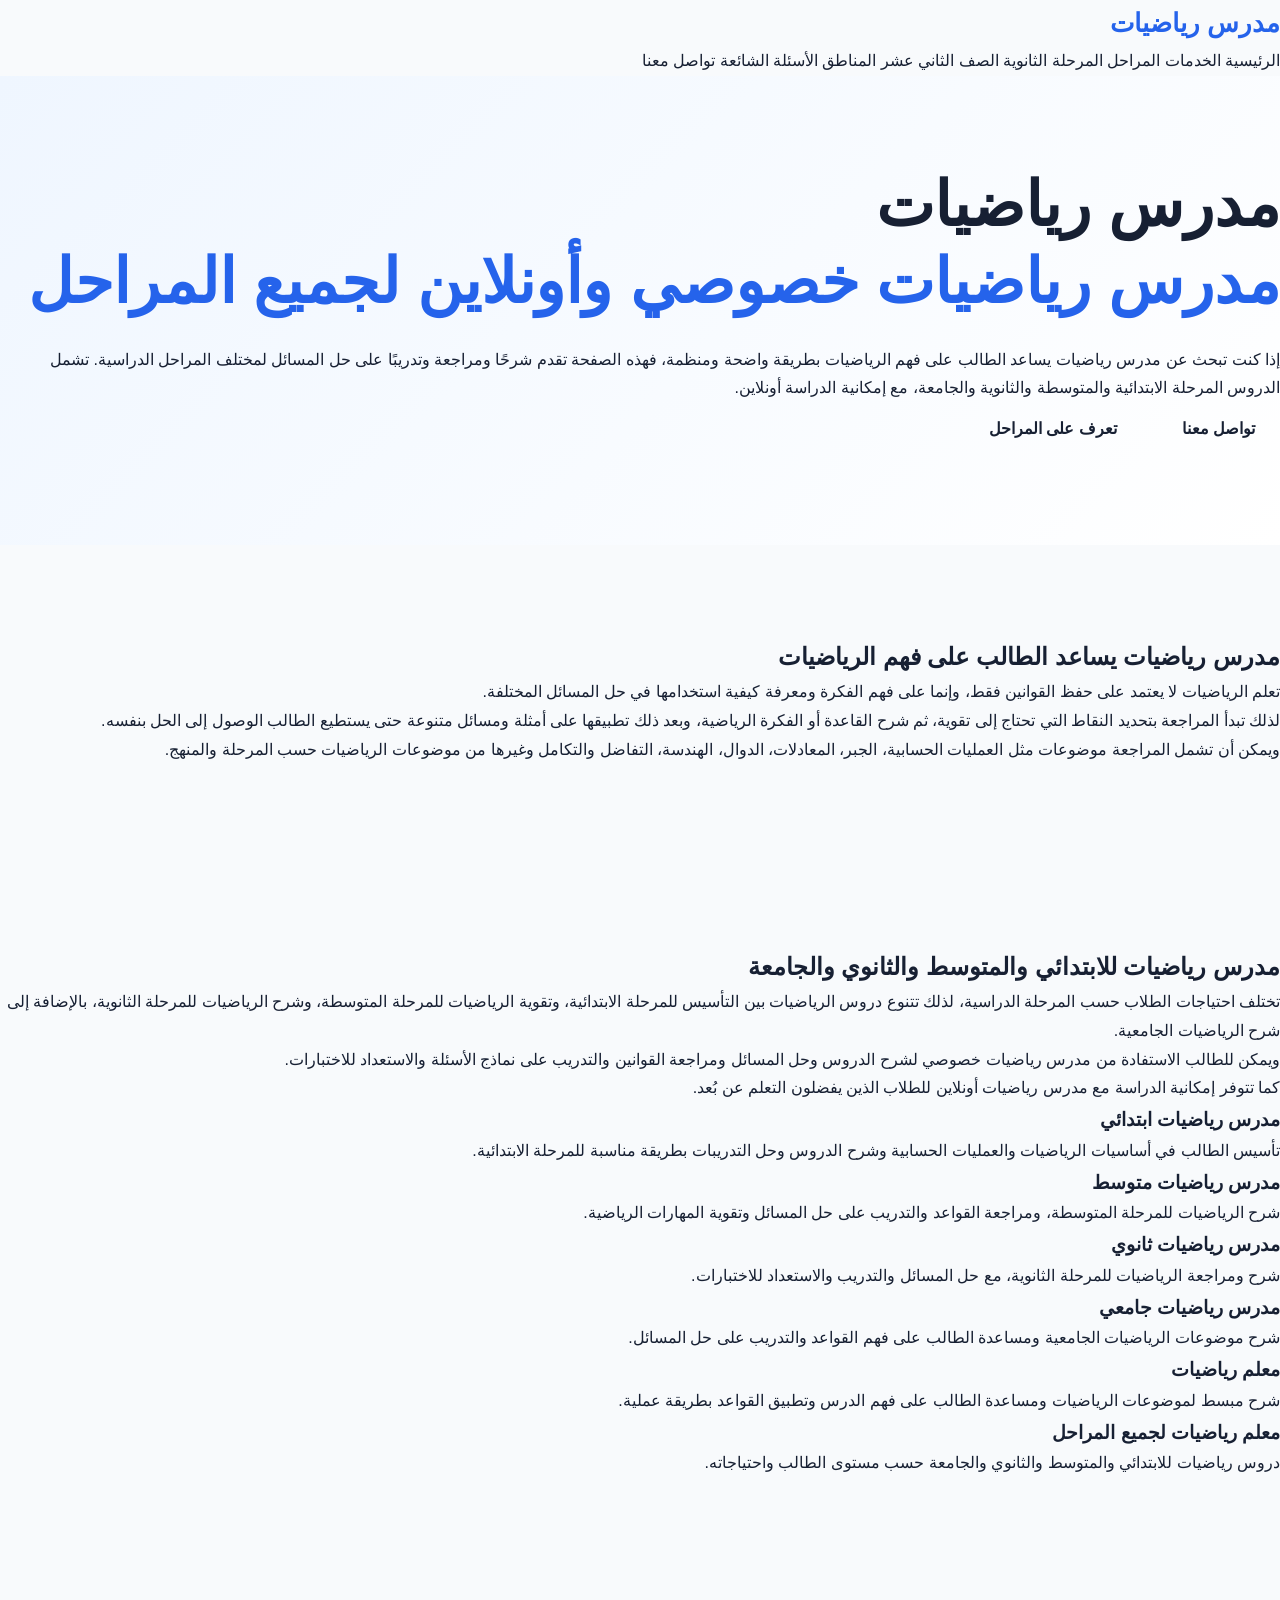
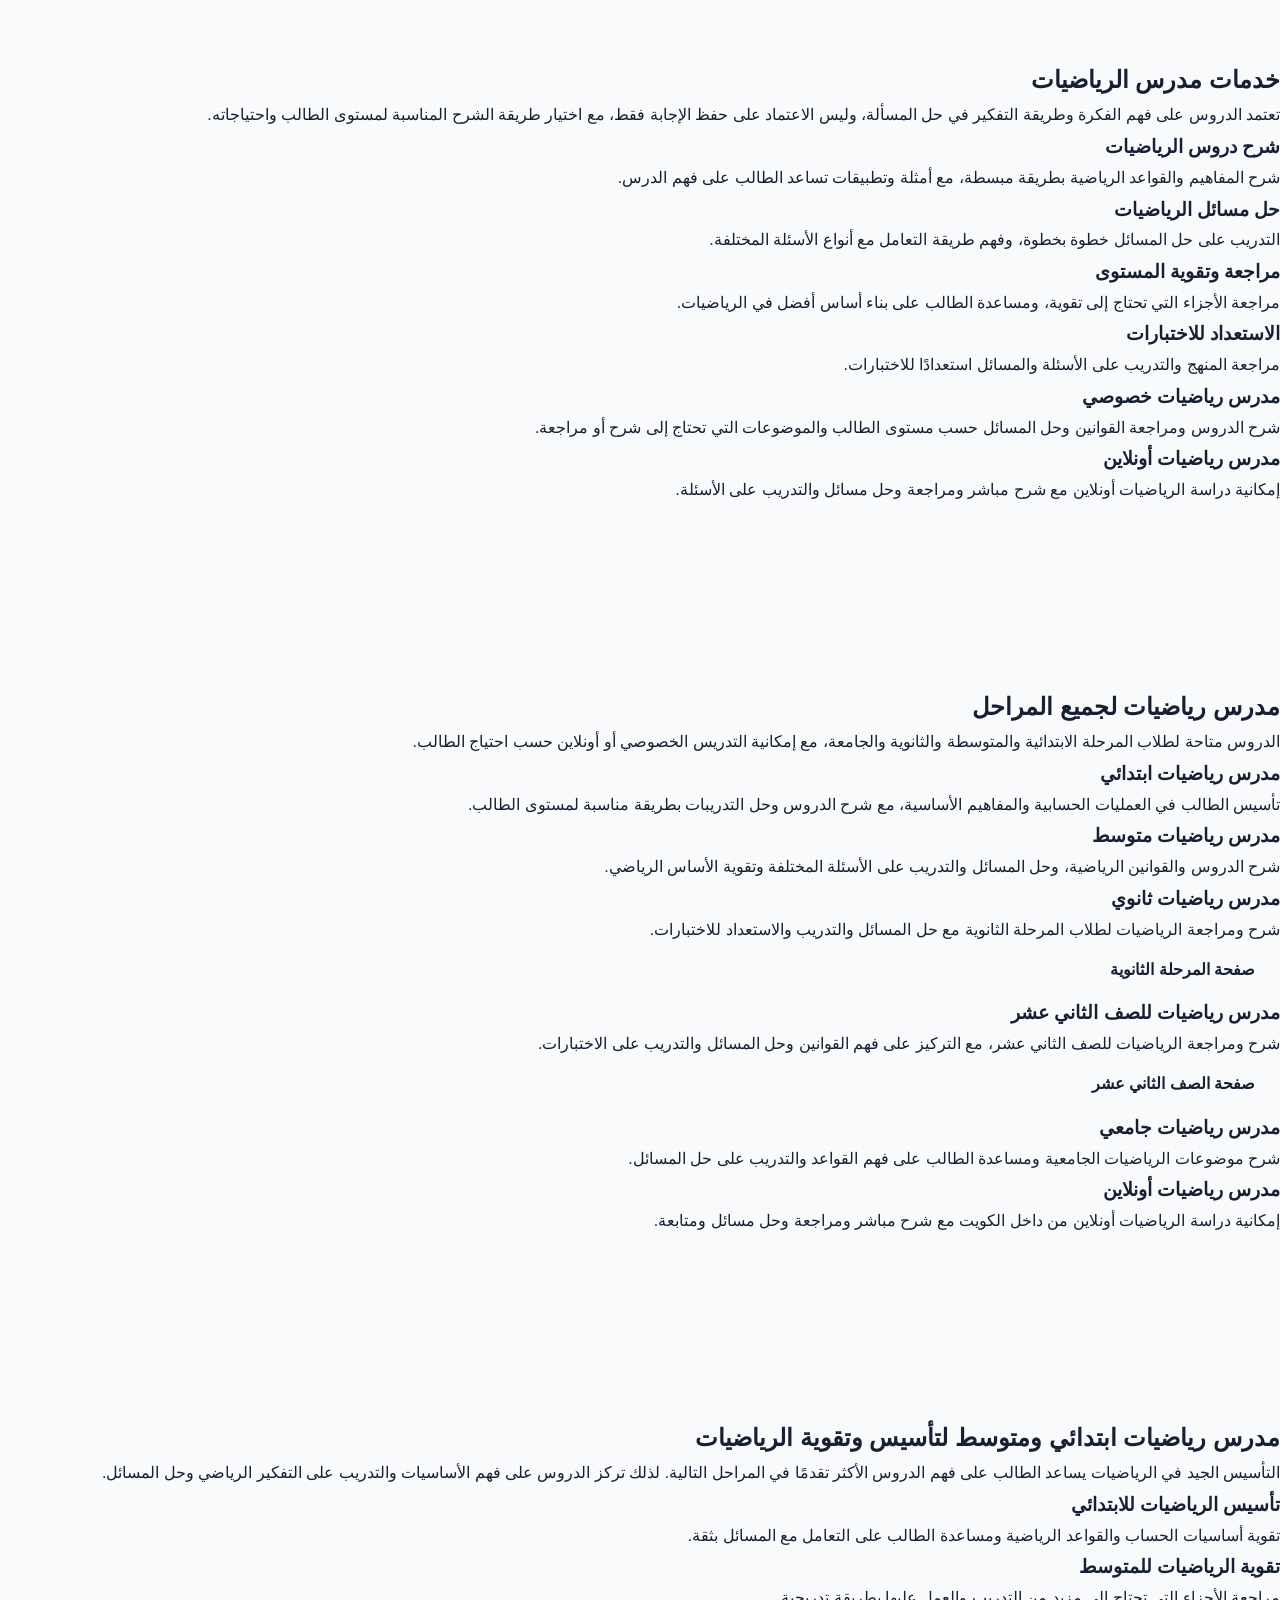
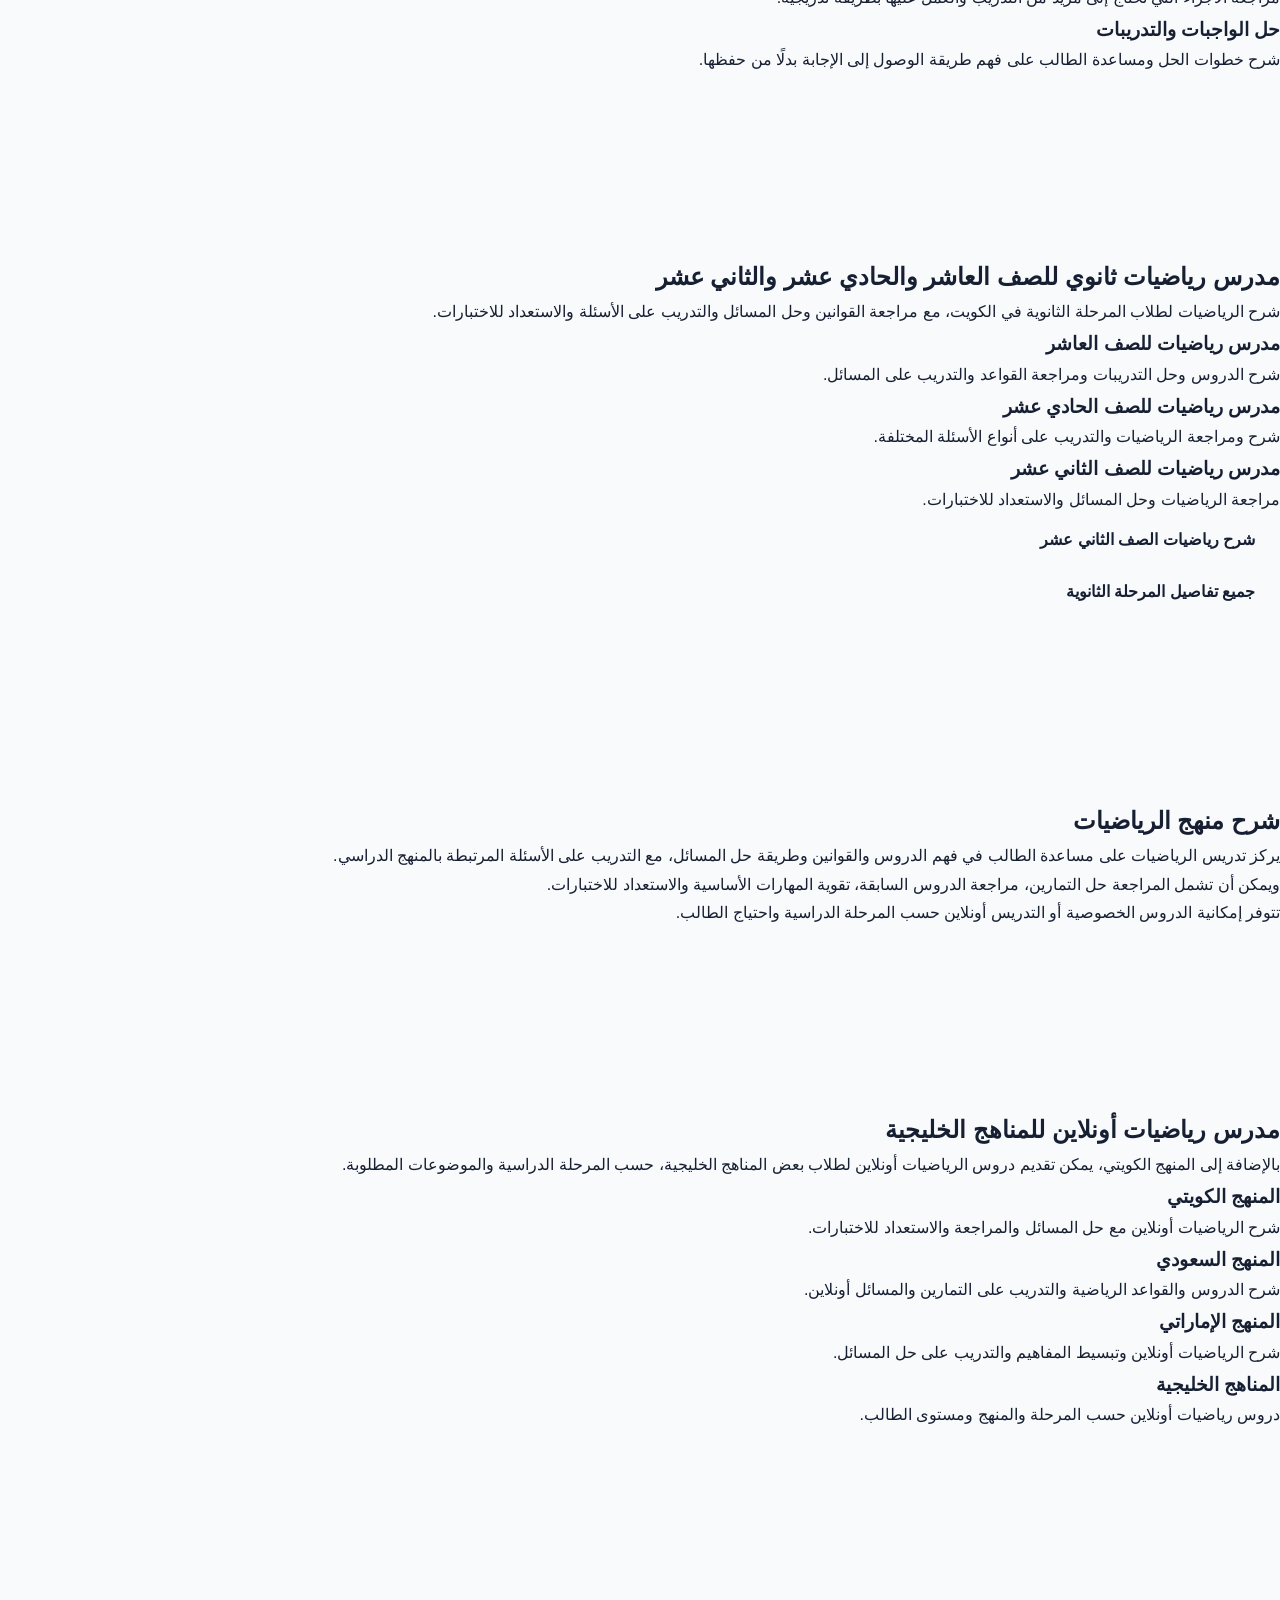
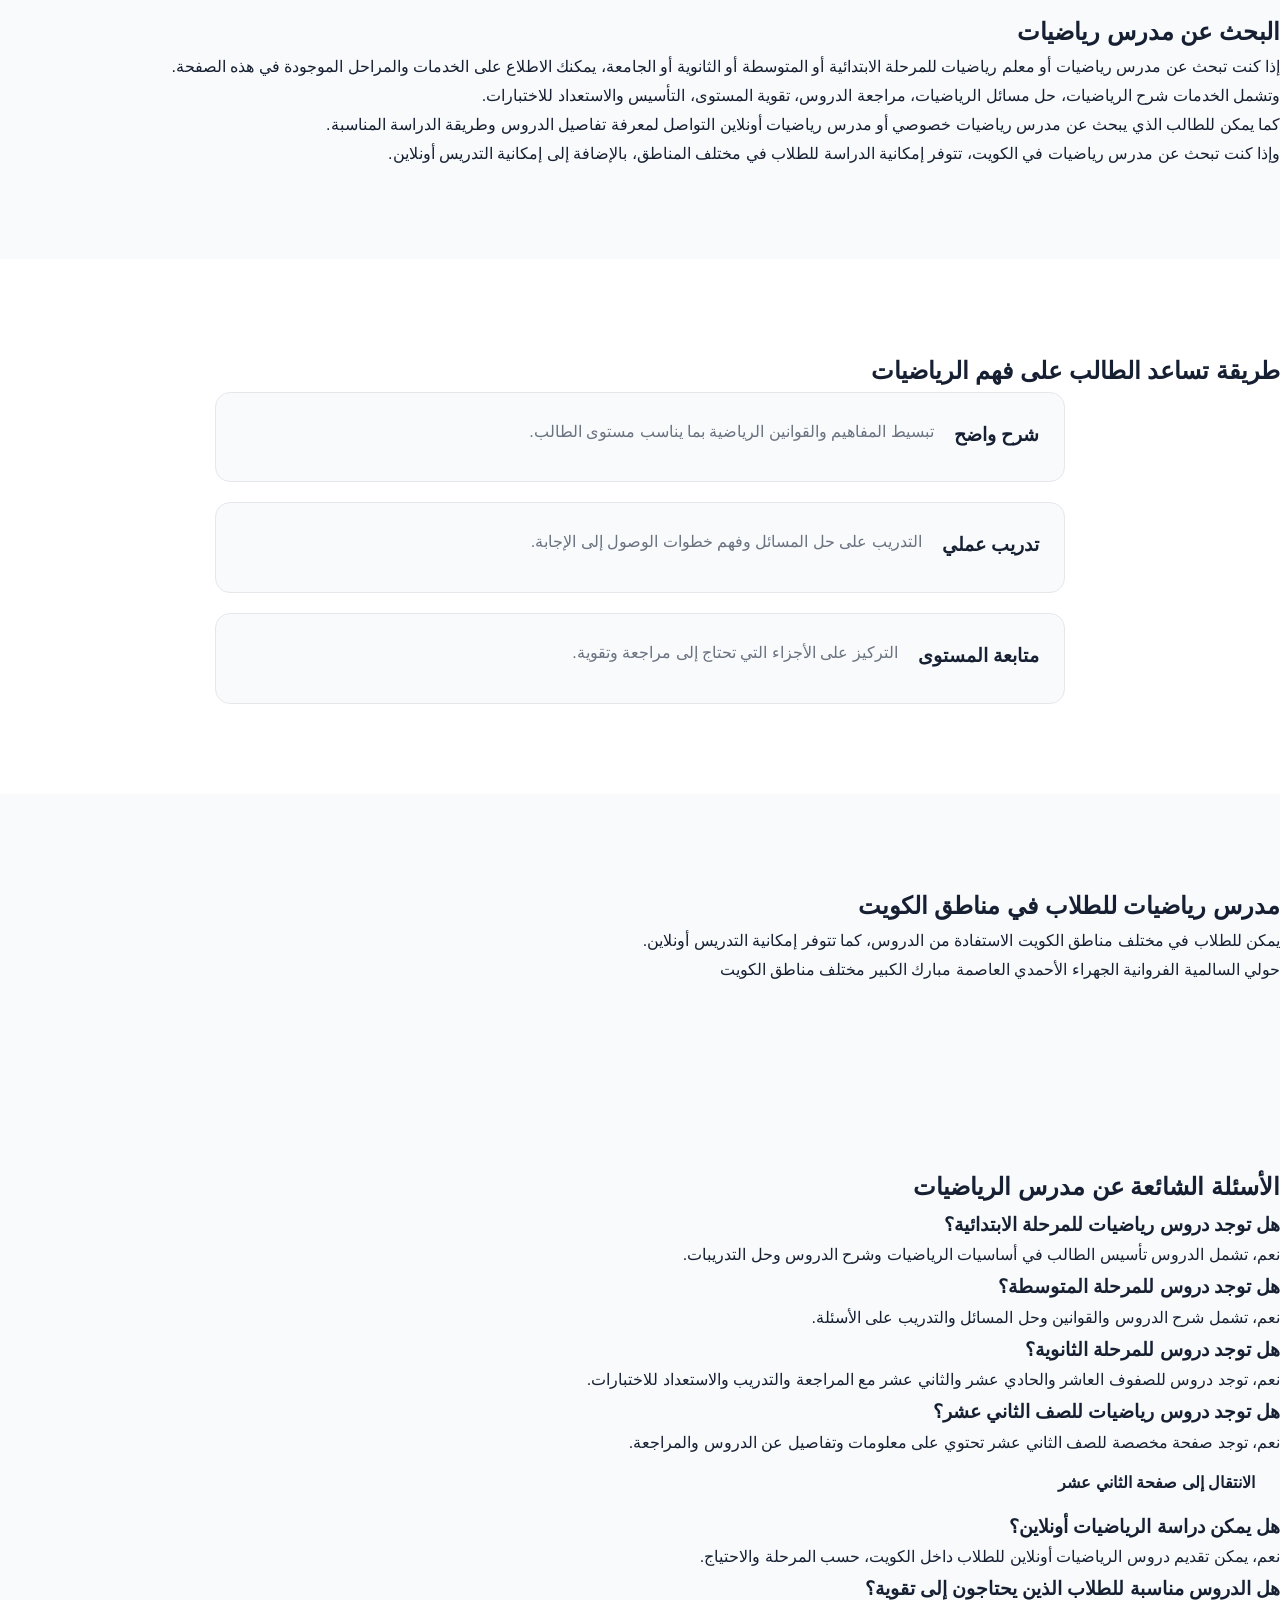
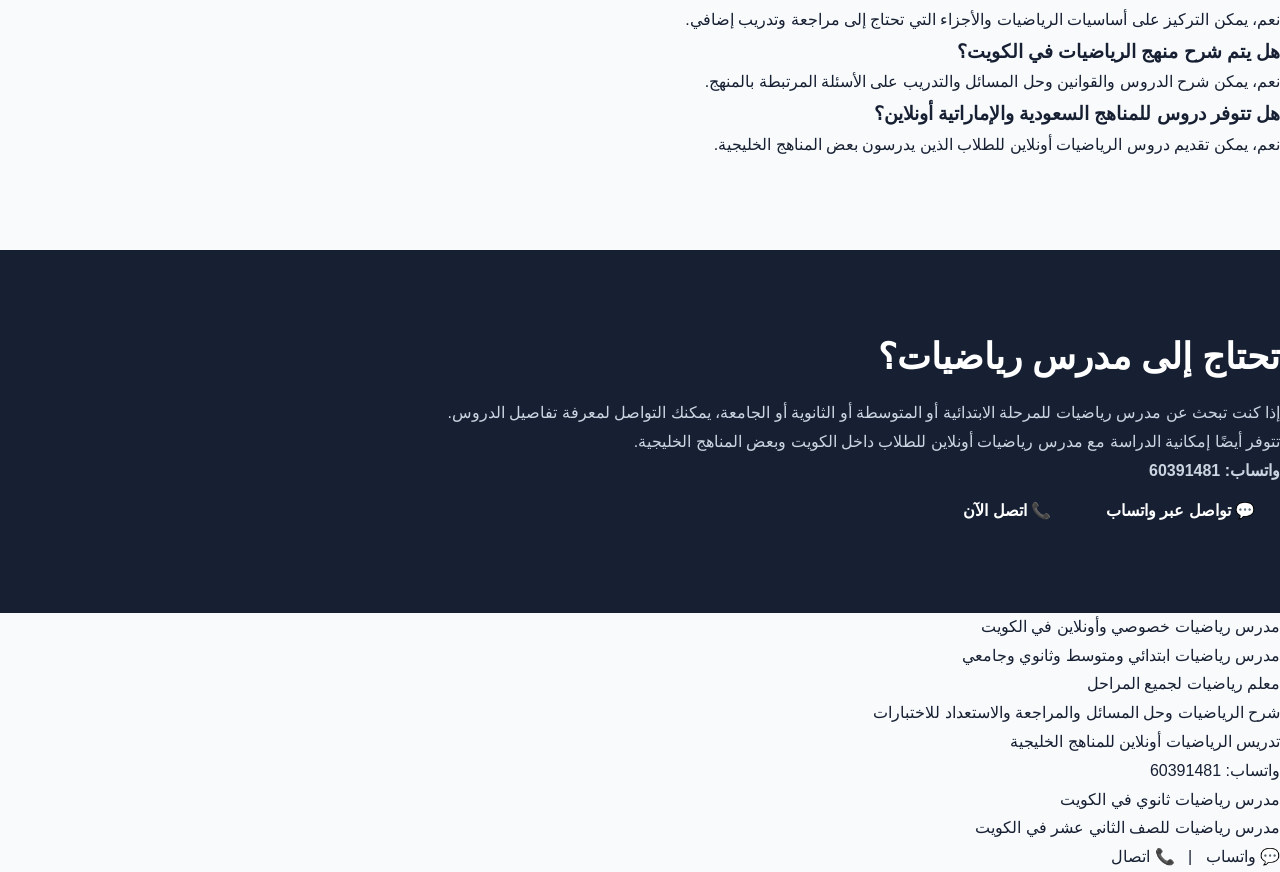
<file: index.html>
<!DOCTYPE html>
<html lang="ar" dir="rtl">

<head>

    <meta charset="UTF-8">

    <meta name="viewport" content="width=device-width, initial-scale=1.0">

    <title>مدرس رياضيات | مدرس رياضيات خصوصي وأونلاين</title>

    <meta name="description"
        content="مدرس رياضيات خصوصي وأونلاين للابتدائي والمتوسط والثانوي والجامعة. مدرس رياضيات لشرح الدروس وحل المسائل والمراجعة والاستعداد للاختبارات، مع إمكانية الدراسة أونلاين في الكويت.">

    <meta name="robots" content="index, follow">

    <meta name="author" content="مدرس رياضيات">

    <link rel="canonical"
        href="https://mohktar456456-art.github.io/math-teacher/">


    <!-- Open Graph -->

    <meta property="og:title"
        content="مدرس رياضيات | مدرس رياضيات خصوصي وأونلاين">

    <meta property="og:description"
        content="مدرس رياضيات للمرحلة الابتدائية والمتوسطة والثانوية والجامعة، مع شرح مبسط وحل مسائل ومراجعة واستعداد للاختبارات والدروس أونلاين.">

    <meta property="og:type"
        content="website">

    <meta property="og:url"
        content="https://mohktar456456-art.github.io/math-teacher/">

    <meta property="og:locale"
        content="ar_KW">


    <!-- Twitter -->

    <meta name="twitter:card"
        content="summary">

    <meta name="twitter:title"
        content="مدرس رياضيات | مدرس رياضيات خصوصي وأونلاين">

    <meta name="twitter:description"
        content="مدرس رياضيات للابتدائي والمتوسط والثانوي والجامعة، شرح مبسط وحل مسائل ومراجعة واستعداد للاختبارات مع إمكانية التدريس أونلاين.">


    <!-- Structured Data -->

    <script type="application/ld+json">
    {
        "@context": "https://schema.org",

        "@graph": [

            {
                "@type": "WebSite",

                "@id": "https://mohktar456456-art.github.io/math-teacher/#website",

                "url": "https://mohktar456456-art.github.io/math-teacher/",

                "name": "مدرس رياضيات",

                "inLanguage": "ar-KW"
            },


            {
                "@type": "WebPage",

                "@id": "https://mohktar456456-art.github.io/math-teacher/#webpage",

                "url": "https://mohktar456456-art.github.io/math-teacher/",

                "name": "مدرس رياضيات | مدرس رياضيات خصوصي وأونلاين",

                "description": "مدرس رياضيات للمرحلة الابتدائية والمتوسطة والثانوية والجامعة، مع شرح مبسط وحل المسائل والمراجعة والاستعداد للاختبارات والتدريس أونلاين.",

                "isPartOf": {
                    "@id": "https://mohktar456456-art.github.io/math-teacher/#website"
                },

                "inLanguage": "ar-KW"
            },


            {
                "@type": "Service",

                "@id": "https://mohktar456456-art.github.io/math-teacher/#service",

                "name": "دروس الرياضيات",

                "serviceType": "تدريس الرياضيات",

                "areaServed": {
                    "@type": "Country",
                    "name": "الكويت"
                },

                "description": "دروس رياضيات خصوصية وأونلاين للطلاب في الكويت للمرحلة الابتدائية والمتوسطة والثانوية والجامعة، مع شرح الدروس وحل المسائل والمراجعة والاستعداد للاختبارات.",

                "url": "https://mohktar456456-art.github.io/math-teacher/"
            },


            {
                "@type": "FAQPage",

                "@id": "https://mohktar456456-art.github.io/math-teacher/#faq",

                "mainEntity": [

                    {
                        "@type": "Question",

                        "name": "هل توجد دروس رياضيات للمرحلة الابتدائية؟",

                        "acceptedAnswer": {
                            "@type": "Answer",

                            "text": "نعم، تشمل الدروس تأسيس الطالب في أساسيات الرياضيات وشرح الدروس وحل التدريبات."
                        }
                    },


                    {
                        "@type": "Question",

                        "name": "هل توجد دروس للمرحلة المتوسطة؟",

                        "acceptedAnswer": {
                            "@type": "Answer",

                            "text": "نعم، تشمل شرح الدروس والقوانين وحل المسائل والتدريب على الأسئلة."
                        }
                    },


                    {
                        "@type": "Question",

                        "name": "هل توجد دروس للمرحلة الثانوية؟",

                        "acceptedAnswer": {
                            "@type": "Answer",

                            "text": "نعم، توجد دروس للصفوف العاشر والحادي عشر والثاني عشر مع المراجعة والتدريب والاستعداد للاختبارات."
                        }
                    },


                    {
                        "@type": "Question",

                        "name": "هل توجد دروس رياضيات للصف الثاني عشر؟",

                        "acceptedAnswer": {
                            "@type": "Answer",

                            "text": "نعم، توجد صفحة مخصصة للصف الثاني عشر تحتوي على معلومات وتفاصيل عن الدروس والمراجعة."
                        }
                    },


                    {
                        "@type": "Question",

                        "name": "هل يمكن دراسة الرياضيات أونلاين؟",

                        "acceptedAnswer": {
                            "@type": "Answer",

                            "text": "نعم، يمكن تقديم دروس الرياضيات أونلاين للطلاب داخل الكويت، حسب المرحلة والاحتياج."
                        }
                    },


                    {
                        "@type": "Question",

                        "name": "هل الدروس مناسبة للطلاب الذين يحتاجون إلى تقوية؟",

                        "acceptedAnswer": {
                            "@type": "Answer",

                            "text": "نعم، يمكن التركيز على أساسيات الرياضيات والأجزاء التي تحتاج إلى مراجعة وتدريب إضافي."
                        }
                    },


                    {
                        "@type": "Question",

                        "name": "هل يتم شرح منهج الرياضيات في الكويت؟",

                        "acceptedAnswer": {
                            "@type": "Answer",

                            "text": "نعم، يمكن شرح الدروس والقوانين وحل المسائل والتدريب على الأسئلة المرتبطة بالمنهج."
                        }
                    },


                    {
                        "@type": "Question",

                        "name": "هل تتوفر دروس للمناهج السعودية والإماراتية أونلاين؟",

                        "acceptedAnswer": {
                            "@type": "Answer",

                            "text": "نعم، يمكن تقديم دروس الرياضيات أونلاين للطلاب الذين يدرسون بعض المناهج الخليجية."
                        }
                    }

                ]
            }

        ]
    }
    </script>


    <link rel="stylesheet"
          href="style.css">

</head>


<body>


<header>

    <div class="logo">

        <a href="./">
            مدرس رياضيات
        </a>

    </div>


    <nav>

        <a href="#home">
            الرئيسية
        </a>

        <a href="#services">
            الخدمات
        </a>

        <a href="#levels">
            المراحل
        </a>

        <a href="secondary.html">
            المرحلة الثانوية
        </a>

        <a href="grade12.html">
            الصف الثاني عشر
        </a>

        <a href="#areas">
            المناطق
        </a>

        <a href="#faq">
            الأسئلة الشائعة
        </a>

        <a href="#contact">
            تواصل معنا
        </a>

    </nav>

</header>



<main>


<!-- =========================
     الرئيسية
========================== -->

<section id="home"
         class="hero">


    <h1>

        مدرس رياضيات

        <br>

        <span>
            مدرس رياضيات خصوصي وأونلاين لجميع المراحل
        </span>

    </h1>


    <p>

        إذا كنت تبحث عن مدرس رياضيات يساعد الطالب على فهم
        الرياضيات بطريقة واضحة ومنظمة، فهذه الصفحة تقدم
        شرحًا ومراجعة وتدريبًا على حل المسائل لمختلف
        المراحل الدراسية.

        تشمل الدروس المرحلة الابتدائية والمتوسطة والثانوية
        والجامعة، مع إمكانية الدراسة أونلاين.

    </p>


    <div class="hero-buttons">

        <a href="#contact"
           class="btn">

            تواصل معنا

        </a>


        <a href="#levels"
           class="btn">

            تعرف على المراحل

        </a>

    </div>


</section>



<!-- =========================
     محتوى تعليمي
========================== -->

<section class="section">


    <h2>
        مدرس رياضيات يساعد الطالب على فهم الرياضيات
    </h2>


    <p>

        تعلم الرياضيات لا يعتمد على حفظ القوانين فقط،
        وإنما على فهم الفكرة ومعرفة كيفية استخدامها
        في حل المسائل المختلفة.

    </p>


    <p>

        لذلك تبدأ المراجعة بتحديد النقاط التي تحتاج إلى
        تقوية، ثم شرح القاعدة أو الفكرة الرياضية، وبعد ذلك
        تطبيقها على أمثلة ومسائل متنوعة حتى يستطيع الطالب
        الوصول إلى الحل بنفسه.

    </p>


    <p>

        ويمكن أن تشمل المراجعة موضوعات مثل العمليات الحسابية،
        الجبر، المعادلات، الدوال، الهندسة، التفاضل والتكامل
        وغيرها من موضوعات الرياضيات حسب المرحلة والمنهج.

    </p>


</section>



<!-- =========================
     الكلمات المفتاحية والخدمات
========================== -->

<section class="section">


    <h2>
        مدرس رياضيات للابتدائي والمتوسط والثانوي والجامعة
    </h2>


    <p>

        تختلف احتياجات الطلاب حسب المرحلة الدراسية، لذلك
        تتنوع دروس الرياضيات بين التأسيس للمرحلة الابتدائية،
        وتقوية الرياضيات للمرحلة المتوسطة، وشرح الرياضيات
        للمرحلة الثانوية، بالإضافة إلى شرح الرياضيات الجامعية.

    </p>


    <p>

        ويمكن للطالب الاستفادة من مدرس رياضيات خصوصي
        لشرح الدروس وحل المسائل ومراجعة القوانين والتدريب
        على نماذج الأسئلة والاستعداد للاختبارات.

    </p>


    <p>

        كما تتوفر إمكانية الدراسة مع مدرس رياضيات أونلاين
        للطلاب الذين يفضلون التعلم عن بُعد.

    </p>


    <div class="cards">


        <div class="card">

            <h3>
                مدرس رياضيات ابتدائي
            </h3>

            <p>

                تأسيس الطالب في أساسيات الرياضيات والعمليات
                الحسابية وشرح الدروس وحل التدريبات بطريقة
                مناسبة للمرحلة الابتدائية.

            </p>

        </div>


        <div class="card">

            <h3>
                مدرس رياضيات متوسط
            </h3>

            <p>

                شرح الرياضيات للمرحلة المتوسطة، ومراجعة القواعد
                والتدريب على حل المسائل وتقوية المهارات الرياضية.

            </p>

        </div>


        <div class="card">

            <h3>
                مدرس رياضيات ثانوي
            </h3>

            <p>

                شرح ومراجعة الرياضيات للمرحلة الثانوية،
                مع حل المسائل والتدريب والاستعداد للاختبارات.

            </p>

        </div>


        <div class="card">

            <h3>
                مدرس رياضيات جامعي
            </h3>

            <p>

                شرح موضوعات الرياضيات الجامعية ومساعدة الطالب
                على فهم القواعد والتدريب على حل المسائل.

            </p>

        </div>


        <div class="card">

            <h3>
                معلم رياضيات
            </h3>

            <p>

                شرح مبسط لموضوعات الرياضيات ومساعدة الطالب
                على فهم الدرس وتطبيق القواعد بطريقة عملية.

            </p>

        </div>


        <div class="card">

            <h3>
                معلم رياضيات لجميع المراحل
            </h3>

            <p>

                دروس رياضيات للابتدائي والمتوسط والثانوي
                والجامعة حسب مستوى الطالب واحتياجاته.

            </p>

        </div>


    </div>


</section>



<!-- =========================
     الخدمات
========================== -->

<section id="services"
         class="section">


    <h2>
        خدمات مدرس الرياضيات
    </h2>


    <p>

        تعتمد الدروس على فهم الفكرة وطريقة التفكير في حل المسألة،
        وليس الاعتماد على حفظ الإجابة فقط، مع اختيار طريقة الشرح
        المناسبة لمستوى الطالب واحتياجاته.

    </p>


    <div class="cards">


        <div class="card">

            <h3>
                شرح دروس الرياضيات
            </h3>

            <p>

                شرح المفاهيم والقواعد الرياضية بطريقة مبسطة،
                مع أمثلة وتطبيقات تساعد الطالب على فهم الدرس.

            </p>

        </div>


        <div class="card">

            <h3>
                حل مسائل الرياضيات
            </h3>

            <p>

                التدريب على حل المسائل خطوة بخطوة،
                وفهم طريقة التعامل مع أنواع الأسئلة المختلفة.

            </p>

        </div>


        <div class="card">

            <h3>
                مراجعة وتقوية المستوى
            </h3>

            <p>

                مراجعة الأجزاء التي تحتاج إلى تقوية،
                ومساعدة الطالب على بناء أساس أفضل في الرياضيات.

            </p>

        </div>


        <div class="card">

            <h3>
                الاستعداد للاختبارات
            </h3>

            <p>

                مراجعة المنهج والتدريب على الأسئلة والمسائل
                استعدادًا للاختبارات.

            </p>

        </div>


        <div class="card">

            <h3>
                مدرس رياضيات خصوصي
            </h3>

            <p>

                شرح الدروس ومراجعة القوانين وحل المسائل
                حسب مستوى الطالب والموضوعات التي تحتاج إلى
                شرح أو مراجعة.

            </p>

        </div>


        <div class="card">

            <h3>
                مدرس رياضيات أونلاين
            </h3>

            <p>

                إمكانية دراسة الرياضيات أونلاين مع شرح مباشر
                ومراجعة وحل مسائل والتدريب على الأسئلة.

            </p>

        </div>


    </div>


</section>



<!-- =========================
     المراحل الدراسية
========================== -->

<section id="levels"
         class="section">


    <h2>
        مدرس رياضيات لجميع المراحل
    </h2>


    <p>

        الدروس متاحة لطلاب المرحلة الابتدائية والمتوسطة
        والثانوية والجامعة، مع إمكانية التدريس الخصوصي
        أو أونلاين حسب احتياج الطالب.

    </p>


    <div class="cards">


        <div class="card">

            <h3>
                مدرس رياضيات ابتدائي
            </h3>

            <p>

                تأسيس الطالب في العمليات الحسابية والمفاهيم الأساسية،
                مع شرح الدروس وحل التدريبات بطريقة مناسبة لمستوى الطالب.

            </p>

        </div>


        <div class="card">

            <h3>
                مدرس رياضيات متوسط
            </h3>

            <p>

                شرح الدروس والقوانين الرياضية،
                وحل المسائل والتدريب على الأسئلة المختلفة
                وتقوية الأساس الرياضي.

            </p>

        </div>


        <div class="card">

            <h3>
                مدرس رياضيات ثانوي
            </h3>

            <p>

                شرح ومراجعة الرياضيات لطلاب المرحلة الثانوية
                مع حل المسائل والتدريب والاستعداد للاختبارات.

            </p>


            <a href="secondary.html"
               class="btn">

                صفحة المرحلة الثانوية

            </a>

        </div>


        <div class="card">

            <h3>
                مدرس رياضيات للصف الثاني عشر
            </h3>

            <p>

                شرح ومراجعة الرياضيات للصف الثاني عشر،
                مع التركيز على فهم القوانين وحل المسائل
                والتدريب على الاختبارات.

            </p>


            <a href="grade12.html"
               class="btn">

                صفحة الصف الثاني عشر

            </a>

        </div>


        <div class="card">

            <h3>
                مدرس رياضيات جامعي
            </h3>

            <p>

                شرح موضوعات الرياضيات الجامعية
                ومساعدة الطالب على فهم القواعد
                والتدريب على حل المسائل.

            </p>

        </div>


        <div class="card">

            <h3>
                مدرس رياضيات أونلاين
            </h3>

            <p>

                إمكانية دراسة الرياضيات أونلاين من داخل الكويت
                مع شرح مباشر ومراجعة وحل مسائل ومتابعة.

            </p>

        </div>


    </div>


</section>



<!-- =========================
     الابتدائي والمتوسط
========================== -->

<section class="section">


    <h2>
        مدرس رياضيات ابتدائي ومتوسط لتأسيس وتقوية الرياضيات
    </h2>


    <p>

        التأسيس الجيد في الرياضيات يساعد الطالب على فهم
        الدروس الأكثر تقدمًا في المراحل التالية.

        لذلك تركز الدروس على فهم الأساسيات والتدريب
        على التفكير الرياضي وحل المسائل.

    </p>


    <div class="cards">


        <div class="card">

            <h3>
                تأسيس الرياضيات للابتدائي
            </h3>

            <p>

                تقوية أساسيات الحساب والقواعد الرياضية
                ومساعدة الطالب على التعامل مع المسائل بثقة.

            </p>

        </div>


        <div class="card">

            <h3>
                تقوية الرياضيات للمتوسط
            </h3>

            <p>

                مراجعة الأجزاء التي تحتاج إلى مزيد من التدريب
                والعمل عليها بطريقة تدريجية.

            </p>

        </div>


        <div class="card">

            <h3>
                حل الواجبات والتدريبات
            </h3>

            <p>

                شرح خطوات الحل ومساعدة الطالب على فهم طريقة
                الوصول إلى الإجابة بدلًا من حفظها.

            </p>

        </div>


    </div>


</section>



<!-- =========================
     المرحلة الثانوية
========================== -->

<section class="section">


    <h2>
        مدرس رياضيات ثانوي للصف العاشر والحادي عشر والثاني عشر
    </h2>


    <p>

        شرح الرياضيات لطلاب المرحلة الثانوية في الكويت،
        مع مراجعة القوانين وحل المسائل والتدريب على الأسئلة
        والاستعداد للاختبارات.

    </p>


    <div class="cards">


        <div class="card">

            <h3>
                مدرس رياضيات للصف العاشر
            </h3>

            <p>

                شرح الدروس وحل التدريبات ومراجعة القواعد
                والتدريب على المسائل.

            </p>

        </div>


        <div class="card">

            <h3>
                مدرس رياضيات للصف الحادي عشر
            </h3>

            <p>

                شرح ومراجعة الرياضيات والتدريب
                على أنواع الأسئلة المختلفة.

            </p>

        </div>


        <div class="card">

            <h3>
                مدرس رياضيات للصف الثاني عشر
            </h3>

            <p>

                مراجعة الرياضيات وحل المسائل
                والاستعداد للاختبارات.

            </p>


            <a href="grade12.html"
               class="btn">

                شرح رياضيات الصف الثاني عشر

            </a>

        </div>


    </div>


    <div class="hero-buttons">

        <a href="secondary.html"
           class="btn">

            جميع تفاصيل المرحلة الثانوية

        </a>

    </div>


</section>



<!-- =========================
     منهج الكويت
========================== -->

<section class="section">


    <h2>
        شرح منهج الرياضيات
    </h2>


    <p>

        يركز تدريس الرياضيات على مساعدة الطالب في فهم
        الدروس والقوانين وطريقة حل المسائل، مع التدريب
        على الأسئلة المرتبطة بالمنهج الدراسي.

    </p>


    <p>

        ويمكن أن تشمل المراجعة حل التمارين،
        مراجعة الدروس السابقة، تقوية المهارات الأساسية
        والاستعداد للاختبارات.

    </p>


    <p>

        تتوفر إمكانية الدروس الخصوصية أو التدريس أونلاين
        حسب المرحلة الدراسية واحتياج الطالب.

    </p>


</section>



<!-- =========================
     المناهج الخليجية
========================== -->

<section class="section">


    <h2>
        مدرس رياضيات أونلاين للمناهج الخليجية
    </h2>


    <p>

        بالإضافة إلى المنهج الكويتي، يمكن تقديم دروس
        الرياضيات أونلاين لطلاب بعض المناهج الخليجية،
        حسب المرحلة الدراسية والموضوعات المطلوبة.

    </p>


    <div class="cards">


        <div class="card">

            <h3>
                المنهج الكويتي
            </h3>

            <p>

                شرح الرياضيات أونلاين مع حل المسائل
                والمراجعة والاستعداد للاختبارات.

            </p>

        </div>


        <div class="card">

            <h3>
                المنهج السعودي
            </h3>

            <p>

                شرح الدروس والقواعد الرياضية
                والتدريب على التمارين والمسائل أونلاين.

            </p>

        </div>


        <div class="card">

            <h3>
                المنهج الإماراتي
            </h3>

            <p>

                شرح الرياضيات أونلاين وتبسيط المفاهيم
                والتدريب على حل المسائل.

            </p>

        </div>


        <div class="card">

            <h3>
                المناهج الخليجية
            </h3>

            <p>

                دروس رياضيات أونلاين حسب المرحلة
                والمنهج ومستوى الطالب.

            </p>

        </div>


    </div>


</section>



<!-- =========================
     عبارات بحث إضافية
========================== -->

<section class="section">


    <h2>
        البحث عن مدرس رياضيات
    </h2>


    <p>

        إذا كنت تبحث عن مدرس رياضيات أو معلم رياضيات
        للمرحلة الابتدائية أو المتوسطة أو الثانوية أو الجامعة،
        يمكنك الاطلاع على الخدمات والمراحل الموجودة في هذه الصفحة.

    </p>


    <p>

        وتشمل الخدمات شرح الرياضيات، حل مسائل الرياضيات،
        مراجعة الدروس، تقوية المستوى، التأسيس والاستعداد
        للاختبارات.

    </p>


    <p>

        كما يمكن للطالب الذي يبحث عن مدرس رياضيات خصوصي
        أو مدرس رياضيات أونلاين التواصل لمعرفة تفاصيل
        الدروس وطريقة الدراسة المناسبة.

    </p>


    <p>

        وإذا كنت تبحث عن مدرس رياضيات في الكويت، تتوفر
        إمكانية الدراسة للطلاب في مختلف المناطق، بالإضافة
        إلى إمكانية التدريس أونلاين.

    </p>


</section>



<!-- =========================
     لماذا الدروس؟
========================== -->

<section class="why-section">


    <h2>
        طريقة تساعد الطالب على فهم الرياضيات
    </h2>


    <div class="features">


        <div class="feature">

            <h3>
                شرح واضح
            </h3>

            <p>

                تبسيط المفاهيم والقوانين الرياضية
                بما يناسب مستوى الطالب.

            </p>

        </div>


        <div class="feature">

            <h3>
                تدريب عملي
            </h3>

            <p>

                التدريب على حل المسائل وفهم خطوات
                الوصول إلى الإجابة.

            </p>

        </div>


        <div class="feature">

            <h3>
                متابعة المستوى
            </h3>

            <p>

                التركيز على الأجزاء التي تحتاج
                إلى مراجعة وتقوية.

            </p>

        </div>


    </div>


</section>



<!-- =========================
     مناطق الكويت
========================== -->

<section id="areas"
         class="section">


    <h2>
        مدرس رياضيات للطلاب في مناطق الكويت
    </h2>


    <p>

        يمكن للطلاب في مختلف مناطق الكويت الاستفادة
        من الدروس، كما تتوفر إمكانية التدريس أونلاين.

    </p>


    <div class="areas">

        <span>
            حولي
        </span>

        <span>
            السالمية
        </span>

        <span>
            الفروانية
        </span>

        <span>
            الجهراء
        </span>

        <span>
            الأحمدي
        </span>

        <span>
            العاصمة
        </span>

        <span>
            مبارك الكبير
        </span>

        <span>
            مختلف مناطق الكويت
        </span>

    </div>


</section>



<!-- =========================
     الأسئلة الشائعة
========================== -->

<section id="faq"
         class="section">


    <h2>
        الأسئلة الشائعة عن مدرس الرياضيات
    </h2>


    <div class="faq-item">


        <h3>
            هل توجد دروس رياضيات للمرحلة الابتدائية؟
        </h3>


        <p>

            نعم، تشمل الدروس تأسيس الطالب في أساسيات الرياضيات
            وشرح الدروس وحل التدريبات.

        </p>


    </div>



    <div class="faq-item">


        <h3>
            هل توجد دروس للمرحلة المتوسطة؟
        </h3>


        <p>

            نعم، تشمل شرح الدروس والقوانين وحل المسائل
            والتدريب على الأسئلة.

        </p>


    </div>



    <div class="faq-item">


        <h3>
            هل توجد دروس للمرحلة الثانوية؟
        </h3>


        <p>

            نعم، توجد دروس للصفوف العاشر والحادي عشر والثاني عشر
            مع المراجعة والتدريب والاستعداد للاختبارات.

        </p>


    </div>



    <div class="faq-item">


        <h3>
            هل توجد دروس رياضيات للصف الثاني عشر؟
        </h3>


        <p>

            نعم، توجد صفحة مخصصة للصف الثاني عشر
            تحتوي على معلومات وتفاصيل عن الدروس والمراجعة.

        </p>


        <a href="grade12.html"
           class="btn">

            الانتقال إلى صفحة الثاني عشر

        </a>


    </div>



    <div class="faq-item">


        <h3>
            هل يمكن دراسة الرياضيات أونلاين؟
        </h3>


        <p>

            نعم، يمكن تقديم دروس الرياضيات أونلاين
            للطلاب داخل الكويت، حسب المرحلة والاحتياج.

        </p>


    </div>



    <div class="faq-item">


        <h3>
            هل الدروس مناسبة للطلاب الذين يحتاجون إلى تقوية؟
        </h3>


        <p>

            نعم، يمكن التركيز على أساسيات الرياضيات
            والأجزاء التي تحتاج إلى مراجعة وتدريب إضافي.

        </p>


    </div>



    <div class="faq-item">


        <h3>
            هل يتم شرح منهج الرياضيات في الكويت؟
        </h3>


        <p>

            نعم، يمكن شرح الدروس والقوانين وحل المسائل
            والتدريب على الأسئلة المرتبطة بالمنهج.

        </p>


    </div>



    <div class="faq-item">


        <h3>
            هل تتوفر دروس للمناهج السعودية والإماراتية أونلاين؟
        </h3>


        <p>

            نعم، يمكن تقديم دروس الرياضيات أونلاين
            للطلاب الذين يدرسون بعض المناهج الخليجية.

        </p>


    </div>


</section>



<!-- =========================
     التواصل
========================== -->

<section id="contact"
         class="contact-section">


    <h2>
        تحتاج إلى مدرس رياضيات؟
    </h2>


    <p>

        إذا كنت تبحث عن مدرس رياضيات للمرحلة الابتدائية
        أو المتوسطة أو الثانوية أو الجامعة،
        يمكنك التواصل لمعرفة تفاصيل الدروس.

    </p>


    <p>

        تتوفر أيضًا إمكانية الدراسة مع مدرس رياضيات أونلاين
        للطلاب داخل الكويت وبعض المناهج الخليجية.

    </p>


    <p>

        <strong>
            واتساب: 60391481
        </strong>

    </p>


    <a href="https://wa.me/96560391481"
       target="_blank"
       rel="noopener"
       class="btn">

        💬 تواصل عبر واتساب

    </a>


    <a href="tel:+96560391481"
       class="btn">

        📞 اتصل الآن

    </a>


</section>


</main>



<!-- =========================
     الفوتر
========================== -->

<footer>


    <p>
        مدرس رياضيات خصوصي وأونلاين في الكويت
    </p>


    <p>
        مدرس رياضيات ابتدائي ومتوسط وثانوي وجامعي
    </p>


    <p>
        معلم رياضيات لجميع المراحل
    </p>


    <p>
        شرح الرياضيات وحل المسائل والمراجعة والاستعداد للاختبارات
    </p>


    <p>
        تدريس الرياضيات أونلاين للمناهج الخليجية
    </p>


    <p>
        واتساب: 60391481
    </p>


    <p>

        <a href="secondary.html">

            مدرس رياضيات ثانوي في الكويت

        </a>

    </p>


    <p>

        <a href="grade12.html">

            مدرس رياضيات للصف الثاني عشر في الكويت

        </a>

    </p>


    <p>

        <a href="https://wa.me/96560391481"
           target="_blank"
           rel="noopener">

            💬 واتساب

        </a>


        &nbsp; | &nbsp;


        <a href="tel:+96560391481">

            📞 اتصال

        </a>

    </p>


</footer>



<script src="script.js"></script>


</body>

</html>
</file>
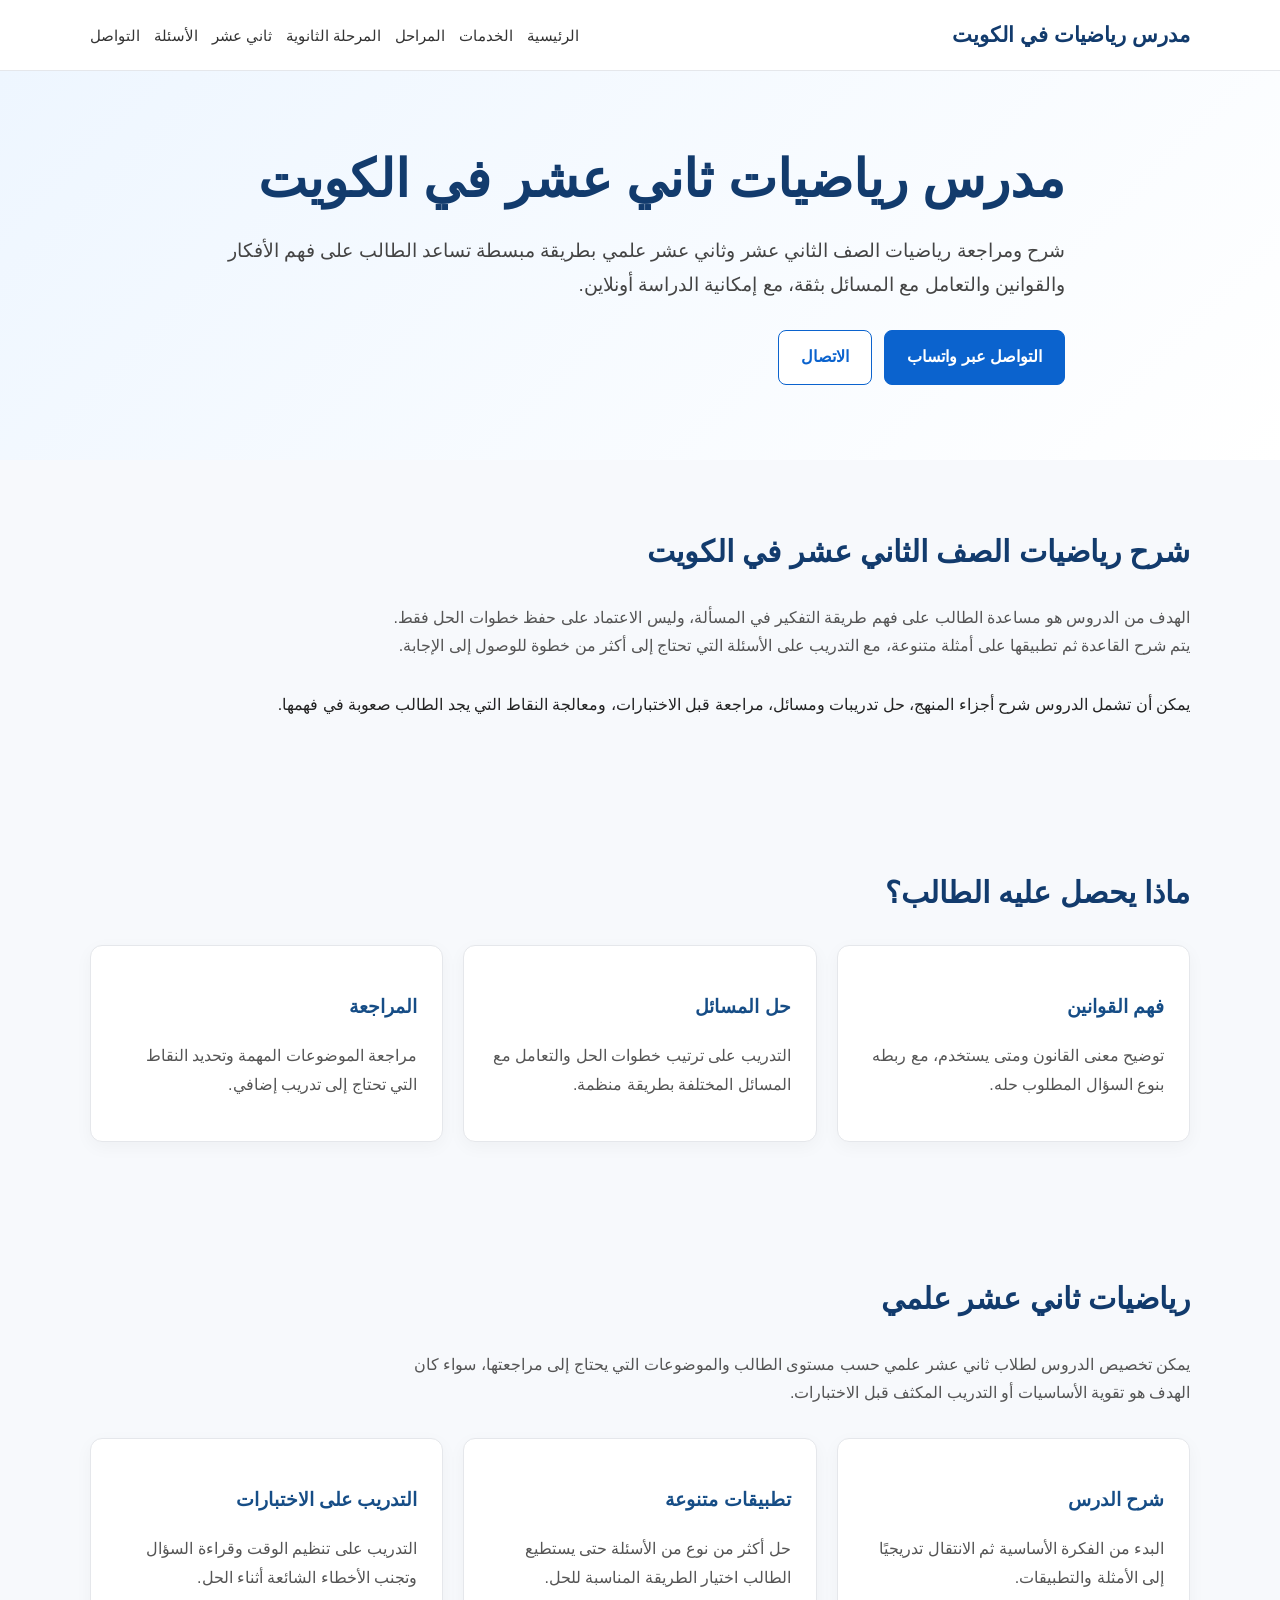
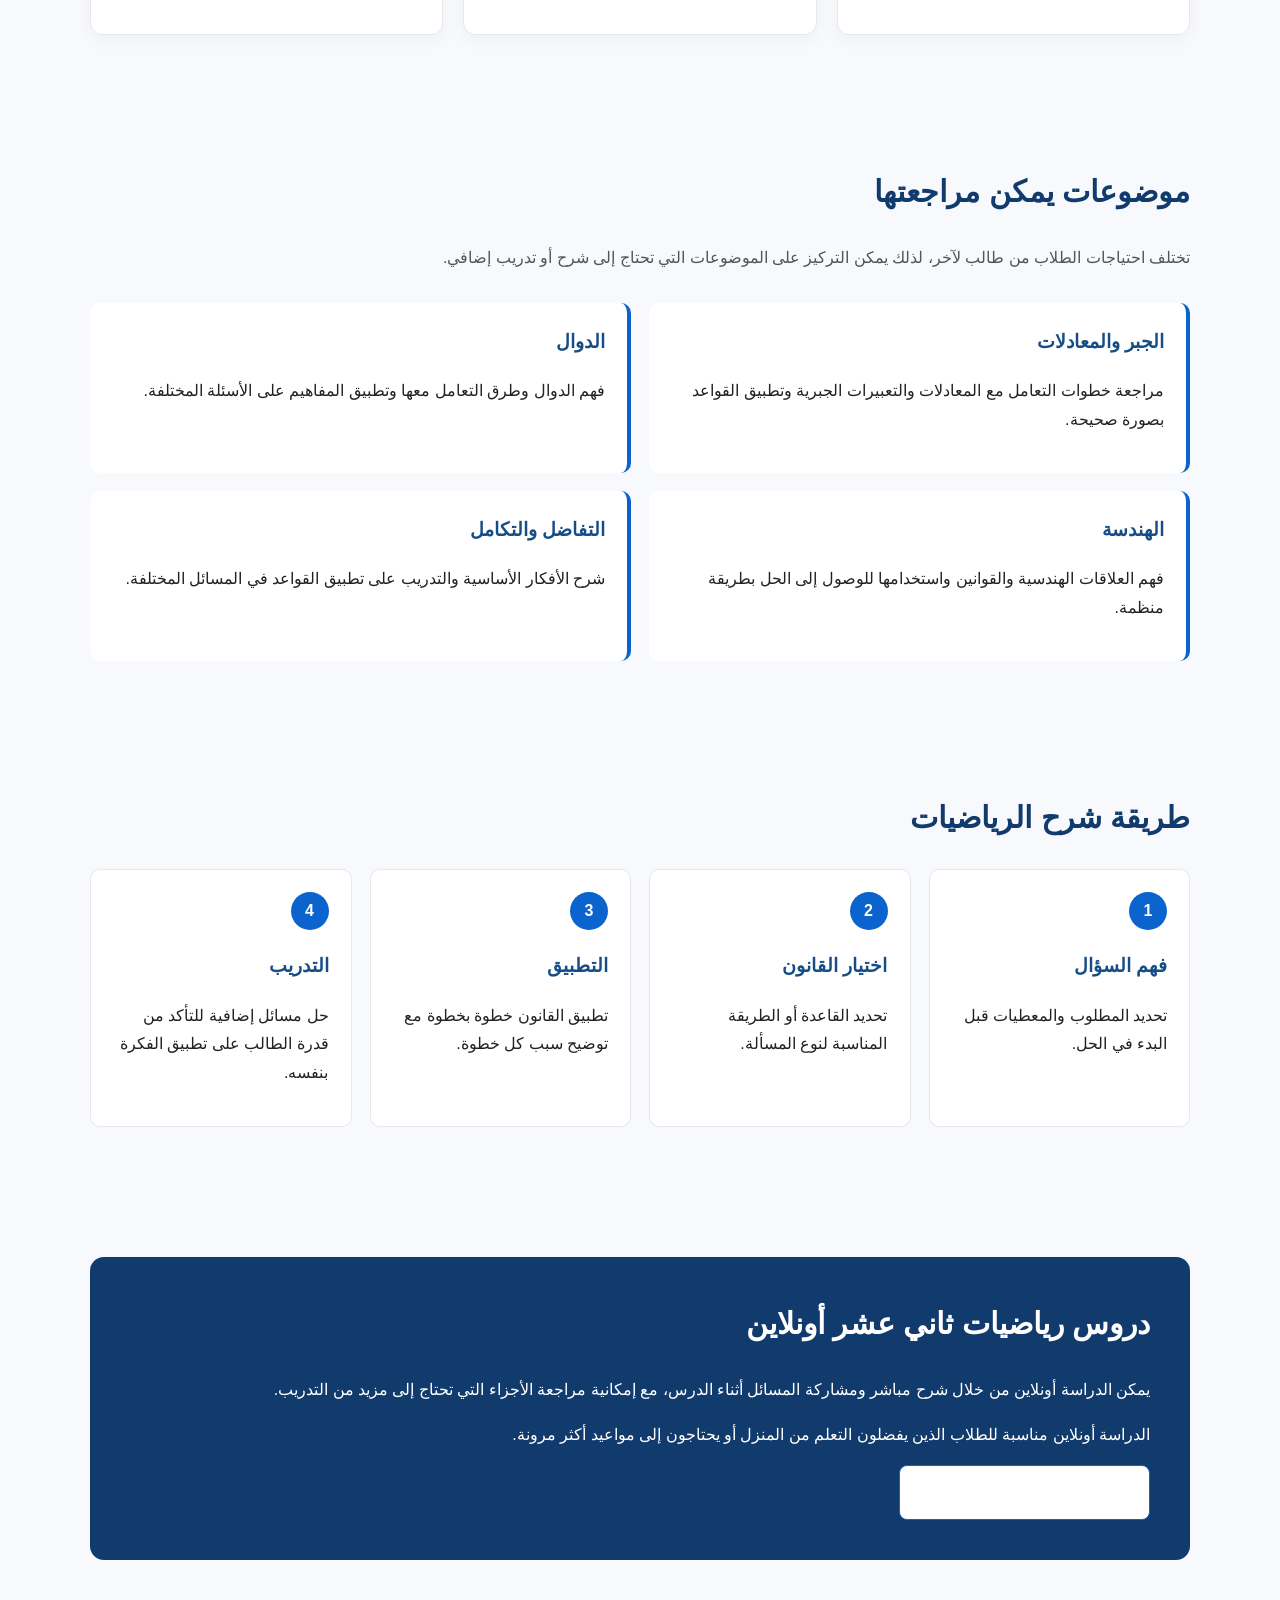
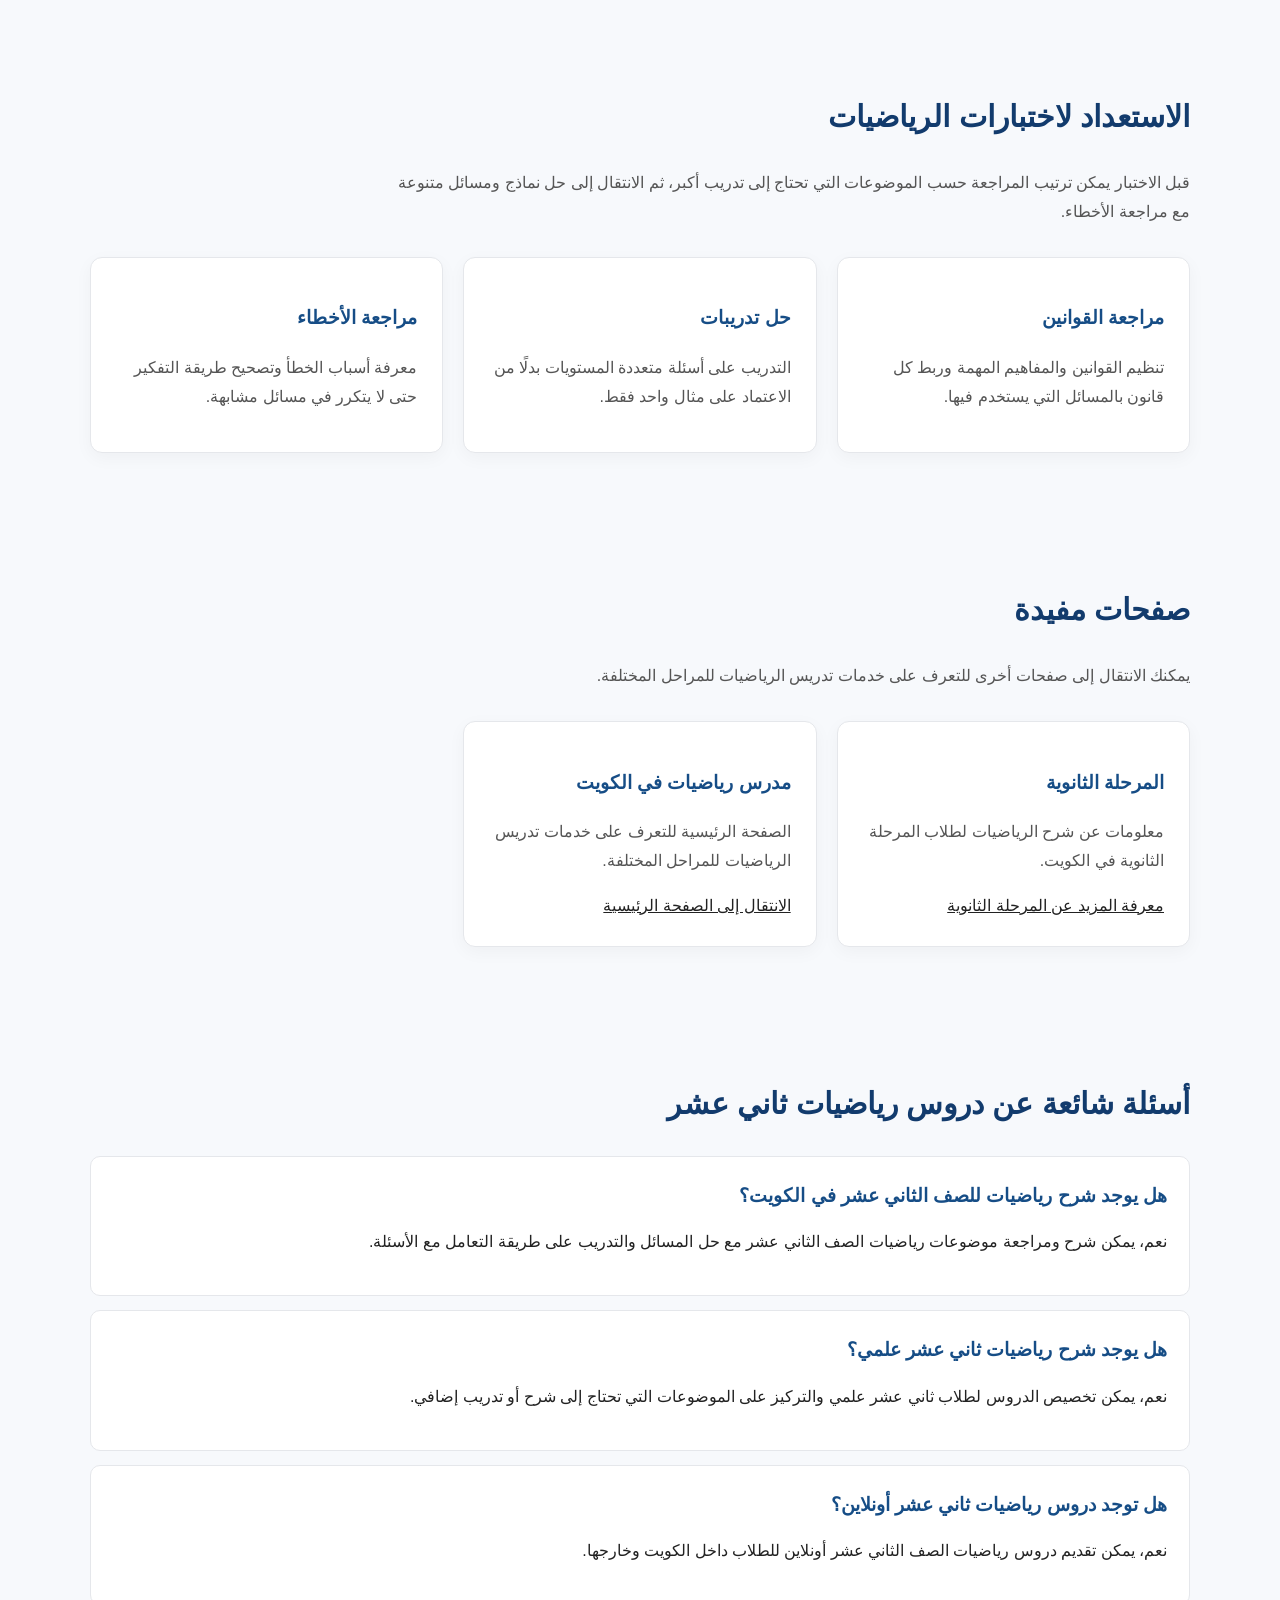
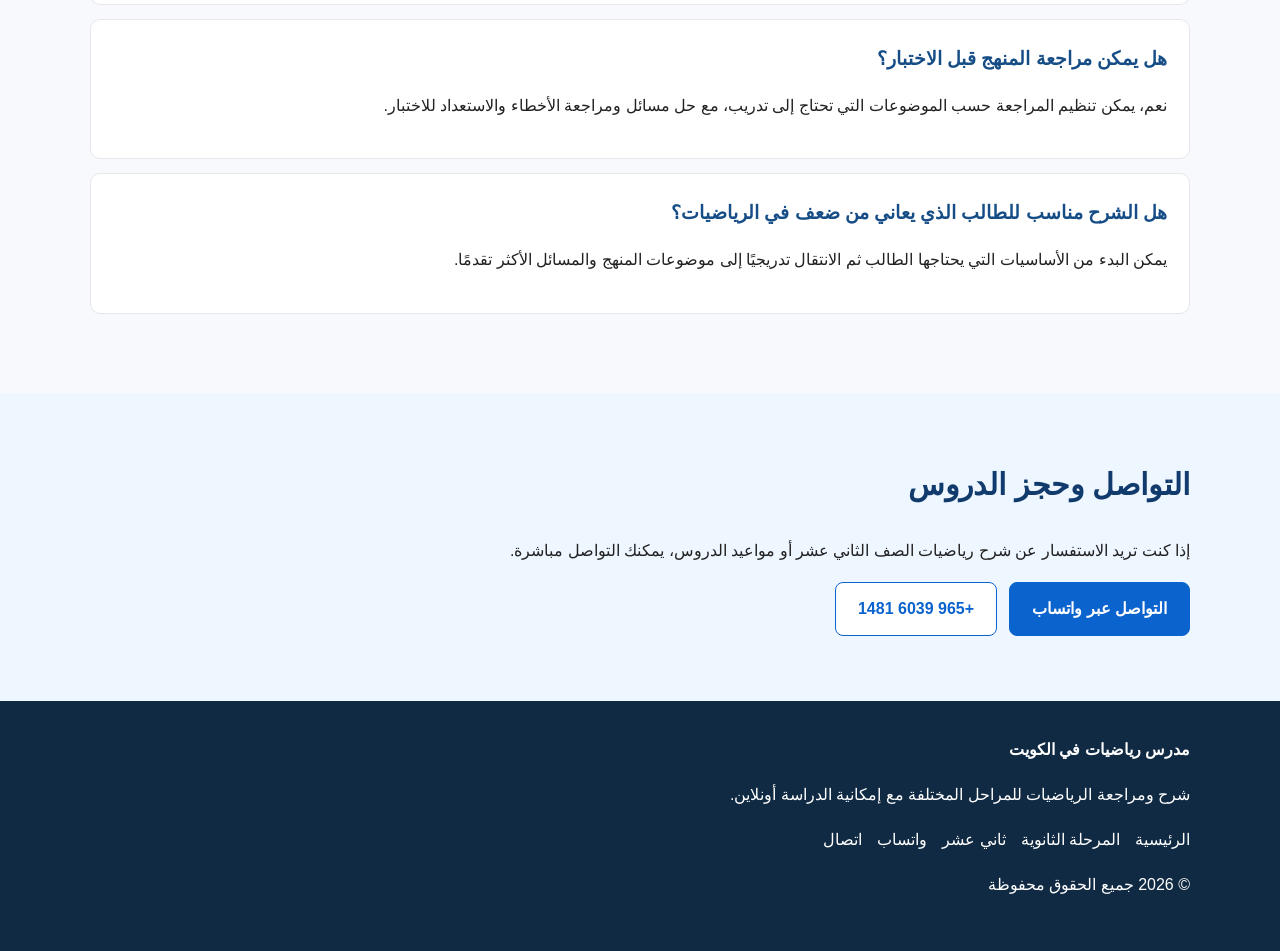
<file: grade12.html>
<!DOCTYPE html>
<html lang="ar" dir="rtl">

<head>
    <meta charset="UTF-8">
    <meta name="viewport" content="width=device-width, initial-scale=1.0">

    <title>مدرس رياضيات ثاني عشر في الكويت | شرح ومراجعة ثاني عشر علمي</title>

    <meta name="description"
        content="مدرس رياضيات ثاني عشر في الكويت لطلاب الصف الثاني عشر وثاني عشر علمي. شرح مبسط، حل مسائل، مراجعة المنهج والتدريب على الاختبارات، مع إمكانية الدراسة أونلاين.">

    <meta name="robots" content="index, follow">

    <link rel="canonical"
        href="https://mohktar456456-art.github.io/math-teacher/grade12.html">

    <!-- Open Graph -->
    <meta property="og:title"
        content="مدرس رياضيات ثاني عشر في الكويت | شرح ومراجعة ثاني عشر علمي">

    <meta property="og:description"
        content="شرح ومراجعة رياضيات الصف الثاني عشر وثاني عشر علمي في الكويت، مع حل المسائل والتدريب على الاختبارات ودروس أونلاين.">

    <meta property="og:type" content="website">

    <meta property="og:url"
        content="https://mohktar456456-art.github.io/math-teacher/grade12.html">

    <meta property="og:locale" content="ar_KW">

    <meta property="og:site_name" content="مدرس رياضيات في الكويت">

    <!-- Twitter -->
    <meta name="twitter:card" content="summary">

    <meta name="twitter:title"
        content="مدرس رياضيات ثاني عشر في الكويت">

    <meta name="twitter:description"
        content="شرح رياضيات الصف الثاني عشر وثاني عشر علمي في الكويت، مع المراجعة وحل المسائل والاستعداد للاختبارات.">


    <!-- Schema.org -->
    <script type="application/ld+json">
    {
        "@context": "https://schema.org",
        "@graph": [

            {
                "@type": "WebSite",
                "@id": "https://mohktar456456-art.github.io/math-teacher/#website",
                "url": "https://mohktar456456-art.github.io/math-teacher/",
                "name": "مدرس رياضيات في الكويت",
                "inLanguage": "ar"
            },

            {
                "@type": "WebPage",
                "@id": "https://mohktar456456-art.github.io/math-teacher/grade12.html#webpage",
                "url": "https://mohktar456456-art.github.io/math-teacher/grade12.html",
                "name": "مدرس رياضيات ثاني عشر في الكويت",
                "description": "صفحة متخصصة في شرح ومراجعة رياضيات الصف الثاني عشر وثاني عشر علمي في الكويت.",
                "inLanguage": "ar",
                "isPartOf": {
                    "@id": "https://mohktar456456-art.github.io/math-teacher/#website"
                },
                "about": {
                    "@type": "Thing",
                    "name": "رياضيات الصف الثاني عشر في الكويت"
                }
            },

            {
                "@type": "Service",
                "@id": "https://mohktar456456-art.github.io/math-teacher/grade12.html#service",
                "name": "دروس رياضيات ثاني عشر في الكويت",
                "serviceType": "تدريس رياضيات الصف الثاني عشر وثاني عشر علمي",
                "description": "شرح ومراجعة وحل مسائل الرياضيات لطلاب الصف الثاني عشر وثاني عشر علمي في الكويت.",
                "areaServed": {
                    "@type": "Country",
                    "name": "الكويت"
                },
                "availableChannel": {
                    "@type": "ServiceChannel",
                    "serviceUrl": "https://mohktar456456-art.github.io/math-teacher/grade12.html"
                }
            },

            {
                "@type": "BreadcrumbList",
                "@id": "https://mohktar456456-art.github.io/math-teacher/grade12.html#breadcrumb",
                "itemListElement": [

                    {
                        "@type": "ListItem",
                        "position": 1,
                        "name": "الرئيسية",
                        "item": "https://mohktar456456-art.github.io/math-teacher/"
                    },

                    {
                        "@type": "ListItem",
                        "position": 2,
                        "name": "المرحلة الثانوية",
                        "item": "https://mohktar456456-art.github.io/math-teacher/secondary.html"
                    },

                    {
                        "@type": "ListItem",
                        "position": 3,
                        "name": "الصف الثاني عشر",
                        "item": "https://mohktar456456-art.github.io/math-teacher/grade12.html"
                    }

                ]
            }

        ]
    }
    </script>

    <style>
        * {
            box-sizing: border-box;
        }

        html {
            scroll-behavior: smooth;
        }

        body {
            margin: 0;
            font-family: Arial, Tahoma, sans-serif;
            line-height: 1.8;
            background: #f7f9fc;
            color: #222;
        }

        a {
            color: inherit;
        }

        .container {
            width: min(1100px, 92%);
            margin: auto;
        }

        header {
            background: #ffffff;
            border-bottom: 1px solid #e5e7eb;
            position: sticky;
            top: 0;
            z-index: 1000;
        }

        .nav {
            min-height: 70px;
            display: flex;
            align-items: center;
            justify-content: space-between;
            gap: 20px;
        }

        .logo {
            text-decoration: none;
            font-size: 21px;
            font-weight: bold;
            color: #123b6d;
            white-space: nowrap;
        }

        nav {
            display: flex;
            flex-wrap: wrap;
            gap: 14px;
            align-items: center;
        }

        nav a {
            text-decoration: none;
            font-size: 15px;
            color: #333;
        }

        nav a:hover {
            color: #0b63ce;
        }

        .hero {
            padding: 75px 0;
            background: linear-gradient(135deg, #eef6ff, #ffffff);
        }

        .hero-content {
            max-width: 850px;
        }

        h1 {
            margin: 0 0 20px;
            font-size: clamp(32px, 5vw, 52px);
            line-height: 1.3;
            color: #123b6d;
        }

        h2 {
            margin-top: 0;
            color: #123b6d;
            font-size: 30px;
        }

        h3 {
            color: #164d86;
        }

        .hero p {
            font-size: 19px;
            color: #444;
            margin-bottom: 28px;
        }

        .buttons {
            display: flex;
            flex-wrap: wrap;
            gap: 12px;
        }

        .btn {
            display: inline-block;
            padding: 12px 22px;
            border-radius: 8px;
            text-decoration: none;
            font-weight: bold;
            border: 1px solid #0b63ce;
        }

        .btn-primary {
            background: #0b63ce;
            color: white;
        }

        .btn-secondary {
            background: white;
            color: #0b63ce;
        }

        section {
            padding: 65px 0;
        }

        .section-intro {
            max-width: 800px;
            color: #555;
            margin-bottom: 30px;
        }

        .cards {
            display: grid;
            grid-template-columns: repeat(3, 1fr);
            gap: 20px;
        }

        .card {
            background: white;
            padding: 25px;
            border-radius: 12px;
            border: 1px solid #e5e7eb;
            box-shadow: 0 5px 18px rgba(0, 0, 0, 0.04);
        }

        .card p {
            color: #555;
        }

        .topics {
            display: grid;
            grid-template-columns: repeat(2, 1fr);
            gap: 18px;
        }

        .topic {
            background: white;
            padding: 22px;
            border-radius: 10px;
            border-right: 4px solid #0b63ce;
        }

        .topic h3 {
            margin-top: 0;
        }

        .steps {
            display: grid;
            grid-template-columns: repeat(4, 1fr);
            gap: 18px;
        }

        .step {
            background: white;
            padding: 22px;
            border-radius: 10px;
            border: 1px solid #e5e7eb;
        }

        .step-number {
            width: 38px;
            height: 38px;
            border-radius: 50%;
            background: #0b63ce;
            color: white;
            display: flex;
            align-items: center;
            justify-content: center;
            font-weight: bold;
            margin-bottom: 12px;
        }

        .highlight {
            background: #123b6d;
            color: white;
            border-radius: 14px;
            padding: 40px;
        }

        .highlight h2 {
            color: white;
        }

        .highlight a {
            color: white;
        }

        .faq-item {
            background: white;
            padding: 22px;
            margin-bottom: 14px;
            border-radius: 10px;
            border: 1px solid #e5e7eb;
        }

        .faq-item h3 {
            margin-top: 0;
            margin-bottom: 8px;
        }

        .contact {
            background: #eef6ff;
        }

        footer {
            background: #102a43;
            color: white;
            padding: 35px 0;
        }

        footer a {
            color: white;
            text-decoration: none;
        }

        .footer-links {
            display: flex;
            flex-wrap: wrap;
            gap: 15px;
            margin-top: 12px;
        }

        @media (max-width: 800px) {
            .nav {
                flex-direction: column;
                padding: 15px 0;
            }

            nav {
                justify-content: center;
            }

            .cards,
            .topics,
            .steps {
                grid-template-columns: 1fr;
            }

            .hero {
                padding: 55px 0;
            }

            h1 {
                font-size: 34px;
            }

            section {
                padding: 45px 0;
            }

            .highlight {
                padding: 28px 22px;
            }
        }
    </style>

</head>

<body>

    <!-- Header -->
    <header>
        <div class="container nav">

            <a class="logo"
                href="https://mohktar456456-art.github.io/math-teacher/">
                مدرس رياضيات في الكويت
            </a>

            <nav aria-label="التنقل الرئيسي">

                <a href="https://mohktar456456-art.github.io/math-teacher/">
                    الرئيسية
                </a>

                <a href="https://mohktar456456-art.github.io/math-teacher/#services">
                    الخدمات
                </a>

                <a href="https://mohktar456456-art.github.io/math-teacher/#levels">
                    المراحل
                </a>

                <a href="https://mohktar456456-art.github.io/math-teacher/secondary.html">
                    المرحلة الثانوية
                </a>

                <a href="https://mohktar456456-art.github.io/math-teacher/grade12.html">
                    ثاني عشر
                </a>

                <a href="#faq">
                    الأسئلة
                </a>

                <a href="#contact">
                    التواصل
                </a>

            </nav>

        </div>
    </header>


    <!-- Hero -->
    <main>

        <section class="hero">

            <div class="container hero-content">

                <h1>
                    مدرس رياضيات ثاني عشر في الكويت
                </h1>

                <p>
                    شرح ومراجعة رياضيات الصف الثاني عشر وثاني عشر علمي
                    بطريقة مبسطة تساعد الطالب على فهم الأفكار والقوانين
                    والتعامل مع المسائل بثقة، مع إمكانية الدراسة أونلاين.
                </p>

                <div class="buttons">

                    <a class="btn btn-primary"
                        href="https://wa.me/96560391481">
                        التواصل عبر واتساب
                    </a>

                    <a class="btn btn-secondary"
                        href="tel:+96560391481">
                        الاتصال
                    </a>

                </div>

            </div>

        </section>


        <!-- Intro -->
        <section>

            <div class="container">

                <h2>
                    شرح رياضيات الصف الثاني عشر في الكويت
                </h2>

                <p class="section-intro">
                    الهدف من الدروس هو مساعدة الطالب على فهم طريقة التفكير
                    في المسألة، وليس الاعتماد على حفظ خطوات الحل فقط.
                    يتم شرح القاعدة ثم تطبيقها على أمثلة متنوعة، مع التدريب
                    على الأسئلة التي تحتاج إلى أكثر من خطوة للوصول إلى الإجابة.
                </p>

                <p>
                    يمكن أن تشمل الدروس شرح أجزاء المنهج، حل تدريبات ومسائل،
                    مراجعة قبل الاختبارات، ومعالجة النقاط التي يجد الطالب
                    صعوبة في فهمها.
                </p>

            </div>

        </section>


        <!-- What student gets -->
        <section>

            <div class="container">

                <h2>
                    ماذا يحصل عليه الطالب؟
                </h2>

                <div class="cards">

                    <div class="card">

                        <h3>فهم القوانين</h3>

                        <p>
                            توضيح معنى القانون ومتى يستخدم، مع ربطه
                            بنوع السؤال المطلوب حله.
                        </p>

                    </div>


                    <div class="card">

                        <h3>حل المسائل</h3>

                        <p>
                            التدريب على ترتيب خطوات الحل والتعامل
                            مع المسائل المختلفة بطريقة منظمة.
                        </p>

                    </div>


                    <div class="card">

                        <h3>المراجعة</h3>

                        <p>
                            مراجعة الموضوعات المهمة وتحديد النقاط
                            التي تحتاج إلى تدريب إضافي.
                        </p>

                    </div>

                </div>

            </div>

        </section>


        <!-- Scientific -->
        <section>

            <div class="container">

                <h2>
                    رياضيات ثاني عشر علمي
                </h2>

                <p class="section-intro">
                    يمكن تخصيص الدروس لطلاب ثاني عشر علمي حسب مستوى الطالب
                    والموضوعات التي يحتاج إلى مراجعتها، سواء كان الهدف
                    هو تقوية الأساسيات أو التدريب المكثف قبل الاختبارات.
                </p>

                <div class="cards">

                    <div class="card">

                        <h3>شرح الدرس</h3>

                        <p>
                            البدء من الفكرة الأساسية ثم الانتقال تدريجيًا
                            إلى الأمثلة والتطبيقات.
                        </p>

                    </div>


                    <div class="card">

                        <h3>تطبيقات متنوعة</h3>

                        <p>
                            حل أكثر من نوع من الأسئلة حتى يستطيع الطالب
                            اختيار الطريقة المناسبة للحل.
                        </p>

                    </div>


                    <div class="card">

                        <h3>التدريب على الاختبارات</h3>

                        <p>
                            التدريب على تنظيم الوقت وقراءة السؤال
                            وتجنب الأخطاء الشائعة أثناء الحل.
                        </p>

                    </div>

                </div>

            </div>

        </section>


        <!-- Topics -->
        <section>

            <div class="container">

                <h2>
                    موضوعات يمكن مراجعتها
                </h2>

                <p class="section-intro">
                    تختلف احتياجات الطلاب من طالب لآخر، لذلك يمكن التركيز
                    على الموضوعات التي تحتاج إلى شرح أو تدريب إضافي.
                </p>

                <div class="topics">

                    <div class="topic">

                        <h3>
                            الجبر والمعادلات
                        </h3>

                        <p>
                            مراجعة خطوات التعامل مع المعادلات والتعبيرات
                            الجبرية وتطبيق القواعد بصورة صحيحة.
                        </p>

                    </div>


                    <div class="topic">

                        <h3>
                            الدوال
                        </h3>

                        <p>
                            فهم الدوال وطرق التعامل معها وتطبيق المفاهيم
                            على الأسئلة المختلفة.
                        </p>

                    </div>


                    <div class="topic">

                        <h3>
                            الهندسة
                        </h3>

                        <p>
                            فهم العلاقات الهندسية والقوانين واستخدامها
                            للوصول إلى الحل بطريقة منظمة.
                        </p>

                    </div>


                    <div class="topic">

                        <h3>
                            التفاضل والتكامل
                        </h3>

                        <p>
                            شرح الأفكار الأساسية والتدريب على تطبيق
                            القواعد في المسائل المختلفة.
                        </p>

                    </div>

                </div>

            </div>

        </section>


        <!-- Teaching method -->
        <section>

            <div class="container">

                <h2>
                    طريقة شرح الرياضيات
                </h2>

                <div class="steps">

                    <div class="step">

                        <div class="step-number">1</div>

                        <h3>
                            فهم السؤال
                        </h3>

                        <p>
                            تحديد المطلوب والمعطيات قبل البدء في الحل.
                        </p>

                    </div>


                    <div class="step">

                        <div class="step-number">2</div>

                        <h3>
                            اختيار القانون
                        </h3>

                        <p>
                            تحديد القاعدة أو الطريقة المناسبة لنوع المسألة.
                        </p>

                    </div>


                    <div class="step">

                        <div class="step-number">3</div>

                        <h3>
                            التطبيق
                        </h3>

                        <p>
                            تطبيق القانون خطوة بخطوة مع توضيح سبب كل خطوة.
                        </p>

                    </div>


                    <div class="step">

                        <div class="step-number">4</div>

                        <h3>
                            التدريب
                        </h3>

                        <p>
                            حل مسائل إضافية للتأكد من قدرة الطالب
                            على تطبيق الفكرة بنفسه.
                        </p>

                    </div>

                </div>

            </div>

        </section>


        <!-- Online -->
        <section>

            <div class="container">

                <div class="highlight">

                    <h2>
                        دروس رياضيات ثاني عشر أونلاين
                    </h2>

                    <p>
                        يمكن الدراسة أونلاين من خلال شرح مباشر ومشاركة
                        المسائل أثناء الدرس، مع إمكانية مراجعة الأجزاء
                        التي تحتاج إلى مزيد من التدريب.
                    </p>

                    <p>
                        الدراسة أونلاين مناسبة للطلاب الذين يفضلون
                        التعلم من المنزل أو يحتاجون إلى مواعيد أكثر مرونة.
                    </p>

                    <a class="btn btn-secondary"
                        href="https://wa.me/96560391481">
                        احجز موعد الدرس عبر واتساب
                    </a>

                </div>

            </div>

        </section>


        <!-- Exam preparation -->
        <section>

            <div class="container">

                <h2>
                    الاستعداد لاختبارات الرياضيات
                </h2>

                <p class="section-intro">
                    قبل الاختبار يمكن ترتيب المراجعة حسب الموضوعات التي
                    تحتاج إلى تدريب أكبر، ثم الانتقال إلى حل نماذج ومسائل
                    متنوعة مع مراجعة الأخطاء.
                </p>

                <div class="cards">

                    <div class="card">

                        <h3>
                            مراجعة القوانين
                        </h3>

                        <p>
                            تنظيم القوانين والمفاهيم المهمة وربط كل قانون
                            بالمسائل التي يستخدم فيها.
                        </p>

                    </div>


                    <div class="card">

                        <h3>
                            حل تدريبات
                        </h3>

                        <p>
                            التدريب على أسئلة متعددة المستويات بدلًا من
                            الاعتماد على مثال واحد فقط.
                        </p>

                    </div>


                    <div class="card">

                        <h3>
                            مراجعة الأخطاء
                        </h3>

                        <p>
                            معرفة أسباب الخطأ وتصحيح طريقة التفكير حتى
                            لا يتكرر في مسائل مشابهة.
                        </p>

                    </div>

                </div>

            </div>

        </section>


        <!-- Internal links -->
        <section>

            <div class="container">

                <h2>
                    صفحات مفيدة
                </h2>

                <p class="section-intro">
                    يمكنك الانتقال إلى صفحات أخرى للتعرف على خدمات
                    تدريس الرياضيات للمراحل المختلفة.
                </p>

                <div class="cards">

                    <div class="card">

                        <h3>
                            المرحلة الثانوية
                        </h3>

                        <p>
                            معلومات عن شرح الرياضيات لطلاب المرحلة الثانوية
                            في الكويت.
                        </p>

                        <a href="https://mohktar456456-art.github.io/math-teacher/secondary.html">
                            معرفة المزيد عن المرحلة الثانوية
                        </a>

                    </div>


                    <div class="card">

                        <h3>
                            مدرس رياضيات في الكويت
                        </h3>

                        <p>
                            الصفحة الرئيسية للتعرف على خدمات تدريس الرياضيات
                            للمراحل المختلفة.
                        </p>

                        <a href="https://mohktar456456-art.github.io/math-teacher/">
                            الانتقال إلى الصفحة الرئيسية
                        </a>

                    </div>

                </div>

            </div>

        </section>


        <!-- FAQ -->
        <section id="faq">

            <div class="container">

                <h2>
                    أسئلة شائعة عن دروس رياضيات ثاني عشر
                </h2>


                <div class="faq-item">

                    <h3>
                        هل يوجد شرح رياضيات للصف الثاني عشر في الكويت؟
                    </h3>

                    <p>
                        نعم، يمكن شرح ومراجعة موضوعات رياضيات الصف الثاني عشر
                        مع حل المسائل والتدريب على طريقة التعامل مع الأسئلة.
                    </p>

                </div>


                <div class="faq-item">

                    <h3>
                        هل يوجد شرح رياضيات ثاني عشر علمي؟
                    </h3>

                    <p>
                        نعم، يمكن تخصيص الدروس لطلاب ثاني عشر علمي والتركيز
                        على الموضوعات التي تحتاج إلى شرح أو تدريب إضافي.
                    </p>

                </div>


                <div class="faq-item">

                    <h3>
                        هل توجد دروس رياضيات ثاني عشر أونلاين؟
                    </h3>

                    <p>
                        نعم، يمكن تقديم دروس رياضيات الصف الثاني عشر أونلاين
                        للطلاب داخل الكويت وخارجها.
                    </p>

                </div>


                <div class="faq-item">

                    <h3>
                        هل يمكن مراجعة المنهج قبل الاختبار؟
                    </h3>

                    <p>
                        نعم، يمكن تنظيم المراجعة حسب الموضوعات التي تحتاج
                        إلى تدريب، مع حل مسائل ومراجعة الأخطاء والاستعداد للاختبار.
                    </p>

                </div>


                <div class="faq-item">

                    <h3>
                        هل الشرح مناسب للطالب الذي يعاني من ضعف في الرياضيات؟
                    </h3>

                    <p>
                        يمكن البدء من الأساسيات التي يحتاجها الطالب ثم
                        الانتقال تدريجيًا إلى موضوعات المنهج والمسائل الأكثر
                        تقدمًا.
                    </p>

                </div>

            </div>

        </section>


        <!-- Contact -->
        <section class="contact" id="contact">

            <div class="container">

                <h2>
                    التواصل وحجز الدروس
                </h2>

                <p>
                    إذا كنت تريد الاستفسار عن شرح رياضيات الصف الثاني عشر
                    أو مواعيد الدروس، يمكنك التواصل مباشرة.
                </p>

                <div class="buttons">

                    <a class="btn btn-primary"
                        href="https://wa.me/96560391481">
                        التواصل عبر واتساب
                    </a>

                    <a class="btn btn-secondary"
                        href="tel:+96560391481">
                        +965 6039 1481
                    </a>

                </div>

            </div>

        </section>

    </main>


    <!-- Footer -->
    <footer>

        <div class="container">

            <strong>
                مدرس رياضيات في الكويت
            </strong>

            <p>
                شرح ومراجعة الرياضيات للمراحل المختلفة مع إمكانية الدراسة أونلاين.
            </p>

            <div class="footer-links">

                <a href="https://mohktar456456-art.github.io/math-teacher/">
                    الرئيسية
                </a>

                <a href="https://mohktar456456-art.github.io/math-teacher/secondary.html">
                    المرحلة الثانوية
                </a>

                <a href="https://mohktar456456-art.github.io/math-teacher/grade12.html">
                    ثاني عشر
                </a>

                <a href="https://wa.me/96560391481">
                    واتساب
                </a>

                <a href="tel:+96560391481">
                    اتصال
                </a>

            </div>

            <p>
                © 2026 جميع الحقوق محفوظة
            </p>

        </div>

    </footer>


    <!-- JavaScript -->
    <script src="script.js"></script>

</body>

</html>
</file>
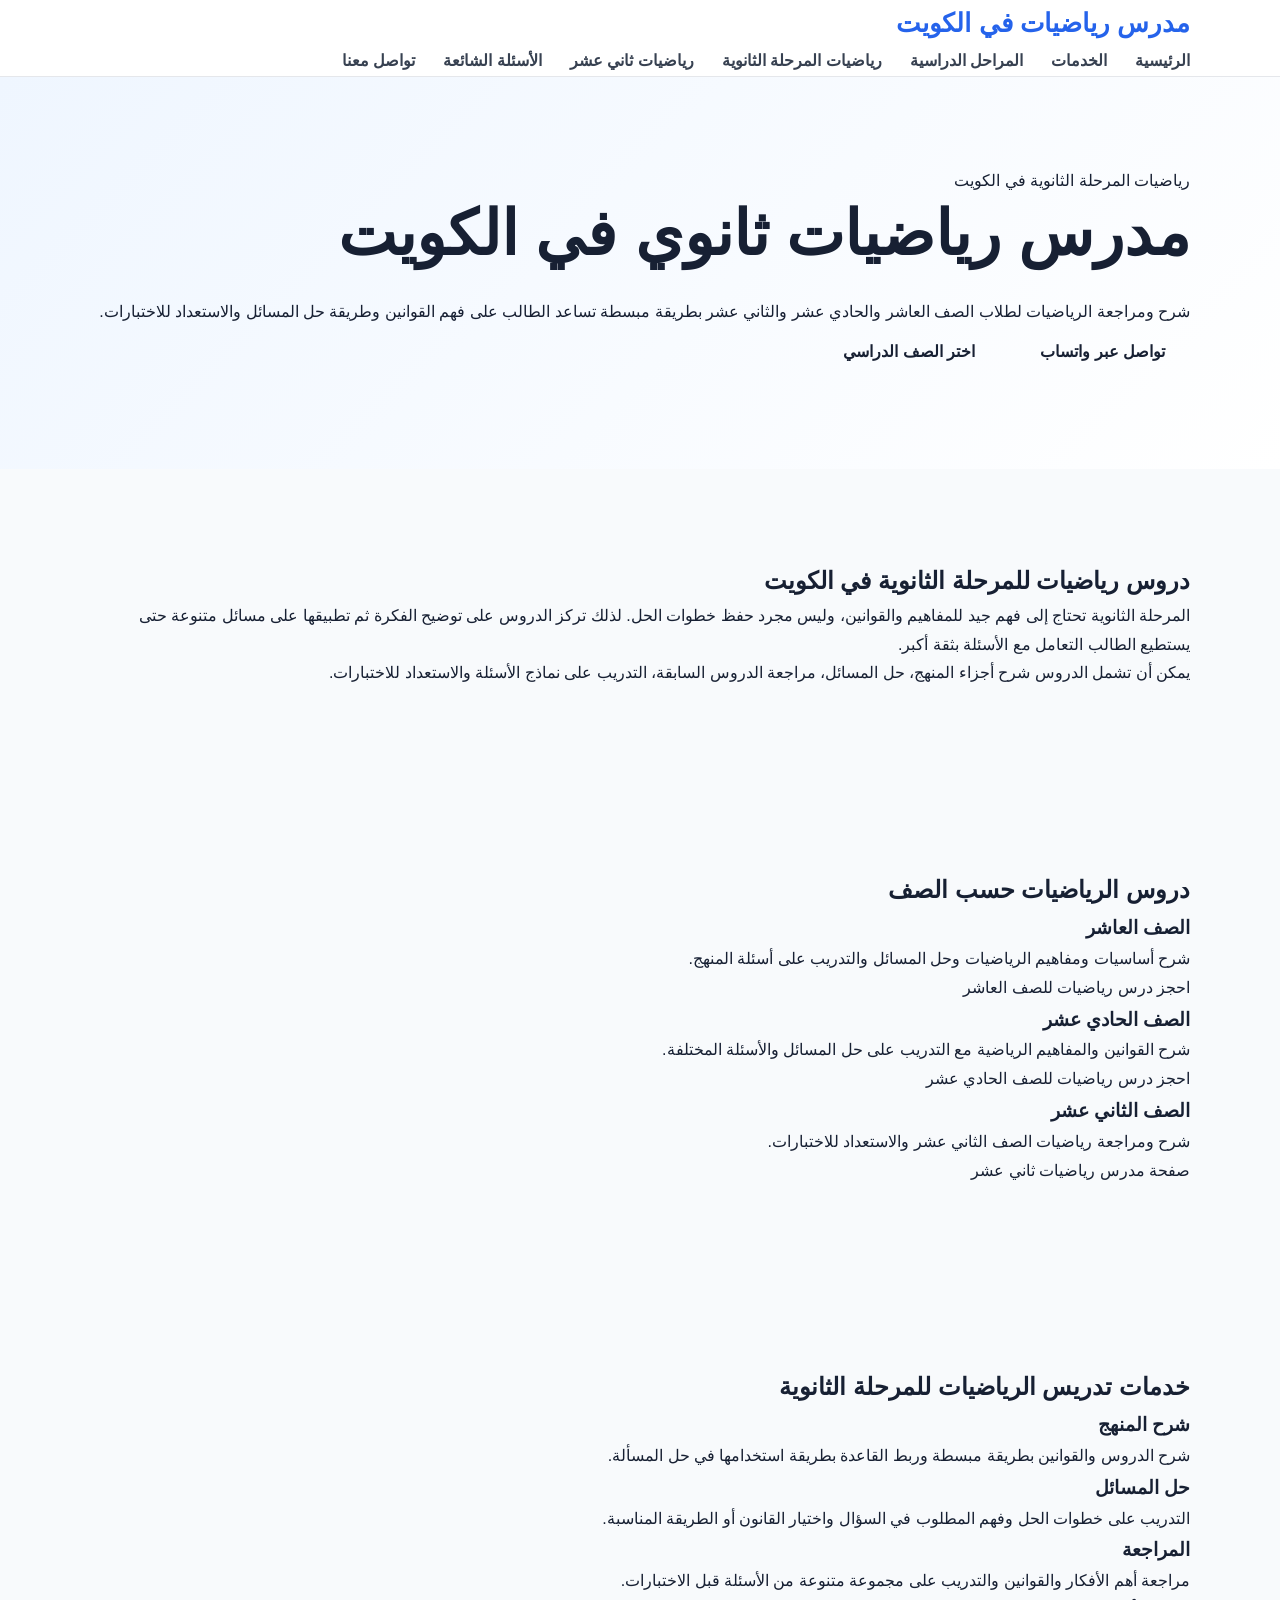
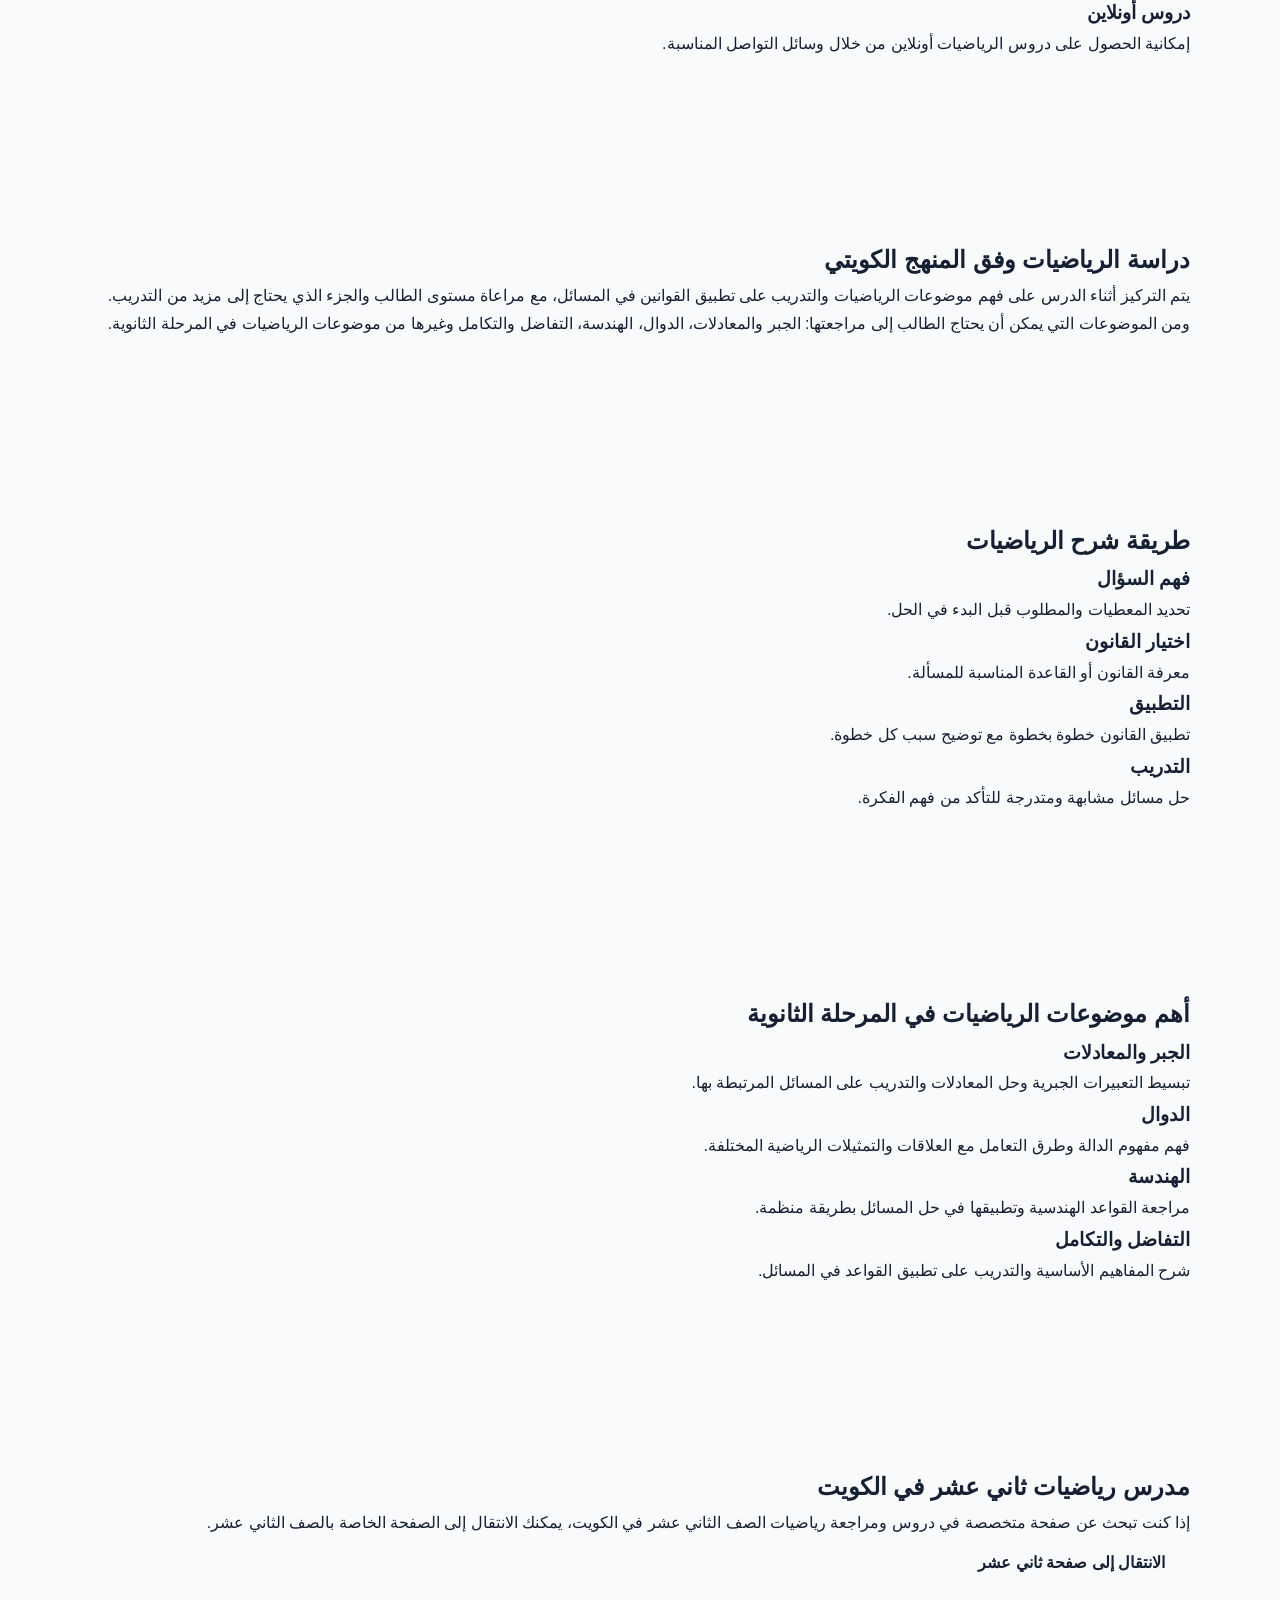
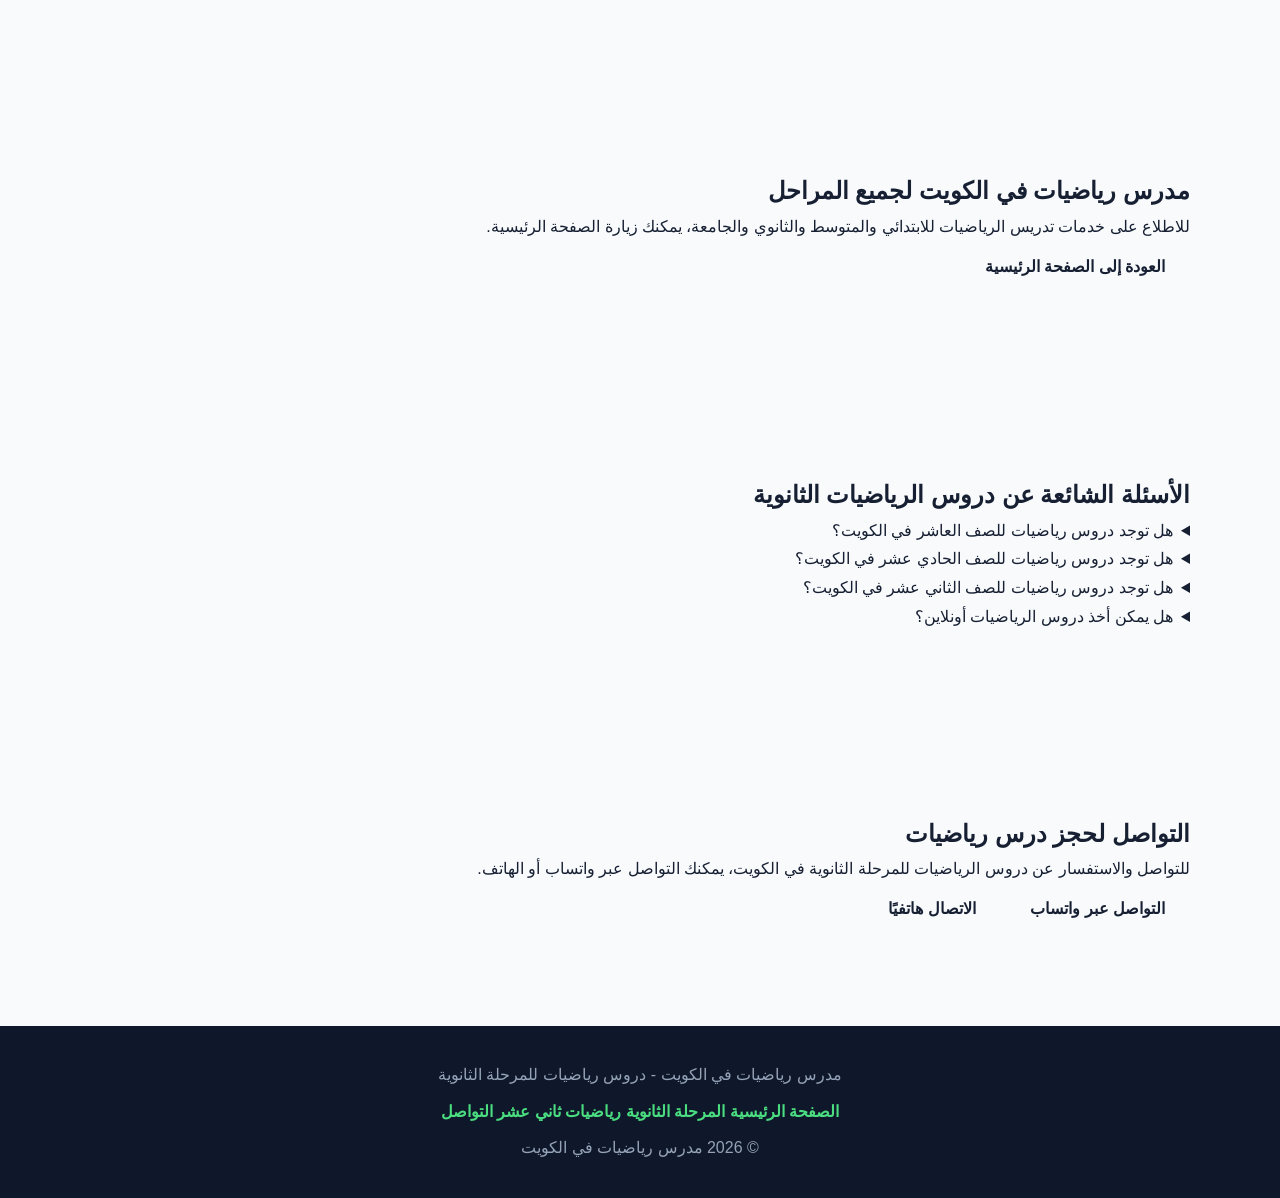
<file: secondary.html>
<!DOCTYPE html>
<html lang="ar" dir="rtl">

<head>
    <meta charset="UTF-8">
    <meta name="viewport" content="width=device-width, initial-scale=1.0">

    <title>مدرس رياضيات ثانوي في الكويت | العاشر والحادي عشر والثاني عشر</title>

    <meta name="description"
        content="مدرس رياضيات ثانوي في الكويت لطلاب الصف العاشر والحادي عشر والثاني عشر. شرح المنهج، حل المسائل، المراجعة والاستعداد للاختبارات، مع إمكانية دروس الرياضيات أونلاين.">

    <meta name="robots" content="index, follow">

    <link rel="canonical"
        href="https://mohktar456456-art.github.io/math-teacher/secondary.html">

    <!-- Open Graph -->
    <meta property="og:title"
        content="مدرس رياضيات ثانوي في الكويت | العاشر والحادي عشر والثاني عشر">

    <meta property="og:description"
        content="شرح ومراجعة رياضيات المرحلة الثانوية في الكويت للصف العاشر والحادي عشر والثاني عشر، مع حل المسائل والاستعداد للاختبارات ودروس أونلاين.">

    <meta property="og:type" content="website">

    <meta property="og:url"
        content="https://mohktar456456-art.github.io/math-teacher/secondary.html">

    <meta property="og:locale" content="ar_KW">

    <meta property="og:site_name" content="مدرس رياضيات في الكويت">

    <!-- Twitter -->
    <meta name="twitter:card" content="summary">

    <meta name="twitter:title"
        content="مدرس رياضيات ثانوي في الكويت">

    <meta name="twitter:description"
        content="شرح رياضيات الصف العاشر والحادي عشر والثاني عشر في الكويت، مع المراجعة وحل المسائل والاستعداد للاختبارات.">

    <!-- Schema.org -->
    <script type="application/ld+json">
    {
        "@context": "https://schema.org",
        "@graph": [

            {
                "@type": "WebPage",
                "@id": "https://mohktar456456-art.github.io/math-teacher/secondary.html#webpage",
                "url": "https://mohktar456456-art.github.io/math-teacher/secondary.html",
                "name": "مدرس رياضيات ثانوي في الكويت",
                "description": "صفحة متخصصة في تدريس ومراجعة رياضيات المرحلة الثانوية في الكويت.",
                "inLanguage": "ar",
                "isPartOf": {
                    "@type": "WebSite",
                    "name": "مدرس رياضيات في الكويت",
                    "url": "https://mohktar456456-art.github.io/math-teacher/"
                },
                "about": {
                    "@type": "Thing",
                    "name": "رياضيات المرحلة الثانوية في الكويت"
                }
            },

            {
                "@type": "Service",
                "@id": "https://mohktar456456-art.github.io/math-teacher/secondary.html#service",
                "name": "دروس رياضيات للمرحلة الثانوية في الكويت",
                "serviceType": "تدريس الرياضيات للمرحلة الثانوية",
                "description": "شرح ومراجعة وحل مسائل الرياضيات لطلاب الصف العاشر والحادي عشر والثاني عشر في الكويت.",
                "areaServed": {
                    "@type": "Country",
                    "name": "الكويت"
                },
                "availableChannel": {
                    "@type": "ServiceChannel",
                    "serviceUrl": "https://mohktar456456-art.github.io/math-teacher/secondary.html"
                }
            },

            {
                "@type": "BreadcrumbList",
                "itemListElement": [
                    {
                        "@type": "ListItem",
                        "position": 1,
                        "name": "الرئيسية",
                        "item": "https://mohktar456456-art.github.io/math-teacher/"
                    },
                    {
                        "@type": "ListItem",
                        "position": 2,
                        "name": "رياضيات المرحلة الثانوية",
                        "item": "https://mohktar456456-art.github.io/math-teacher/secondary.html"
                    }
                ]
            },

            {
                "@type": "FAQPage",
                "mainEntity": [
                    {
                        "@type": "Question",
                        "name": "هل توجد دروس رياضيات للصف العاشر في الكويت؟",
                        "acceptedAnswer": {
                            "@type": "Answer",
                            "text": "نعم، يمكن تقديم دروس رياضيات للصف العاشر في الكويت تشمل شرح الدروس، حل المسائل، التدريب على الأسئلة والمراجعة قبل الاختبارات."
                        }
                    },
                    {
                        "@type": "Question",
                        "name": "هل توجد دروس رياضيات للصف الحادي عشر في الكويت؟",
                        "acceptedAnswer": {
                            "@type": "Answer",
                            "text": "نعم، تشمل دروس الصف الحادي عشر شرح المفاهيم والقوانين، حل المسائل والتدريب على أسئلة المنهج والاستعداد للاختبارات."
                        }
                    },
                    {
                        "@type": "Question",
                        "name": "هل توجد دروس رياضيات للصف الثاني عشر في الكويت؟",
                        "acceptedAnswer": {
                            "@type": "Answer",
                            "text": "نعم، توجد دروس رياضيات للصف الثاني عشر تشمل الشرح، حل المسائل، المراجعة والتدريب على الاختبارات، ويمكن الدراسة أونلاين."
                        }
                    },
                    {
                        "@type": "Question",
                        "name": "هل يمكن أخذ دروس الرياضيات أونلاين؟",
                        "acceptedAnswer": {
                            "@type": "Answer",
                            "text": "نعم، يمكن تقديم دروس الرياضيات أونلاين باستخدام وسائل التواصل المناسبة مع شرح الدرس وحل المسائل خطوة بخطوة."
                        }
                    }
                ]
            }
        ]
    }
    </script>

    <link rel="stylesheet" href="style.css">
</head>

<body>

    <!-- Header -->
    <header class="header">
        <div class="container">

            <a href="./" class="logo">
                مدرس رياضيات في الكويت
            </a>

            <nav class="nav" aria-label="التنقل الرئيسي">

                <a href="./">الرئيسية</a>

                <a href="./#services">الخدمات</a>

                <a href="./#levels">المراحل الدراسية</a>

                <a href="secondary.html" aria-current="page">
                    رياضيات المرحلة الثانوية
                </a>

                <a href="grade12.html">
                    رياضيات ثاني عشر
                </a>

                <a href="./#faq">الأسئلة الشائعة</a>

                <a href="./#contact">تواصل معنا</a>

            </nav>

        </div>
    </header>


    <!-- Hero -->
    <main>

        <section class="hero">
            <div class="container">

                <p class="eyebrow">
                    رياضيات المرحلة الثانوية في الكويت
                </p>

                <h1>
                    مدرس رياضيات ثانوي في الكويت
                </h1>

                <p class="hero-text">
                    شرح ومراجعة الرياضيات لطلاب الصف العاشر والحادي عشر والثاني عشر
                    بطريقة مبسطة تساعد الطالب على فهم القوانين وطريقة حل المسائل
                    والاستعداد للاختبارات.
                </p>

                <div class="hero-buttons">

                    <a href="https://wa.me/96560391481"
                        class="btn btn-primary"
                        target="_blank"
                        rel="noopener noreferrer">
                        تواصل عبر واتساب
                    </a>

                    <a href="#levels" class="btn btn-secondary">
                        اختر الصف الدراسي
                    </a>

                </div>

            </div>
        </section>


        <!-- Intro -->
        <section class="section">
            <div class="container">

                <h2>
                    دروس رياضيات للمرحلة الثانوية في الكويت
                </h2>

                <p>
                    المرحلة الثانوية تحتاج إلى فهم جيد للمفاهيم والقوانين،
                    وليس مجرد حفظ خطوات الحل. لذلك تركز الدروس على توضيح الفكرة
                    ثم تطبيقها على مسائل متنوعة حتى يستطيع الطالب التعامل مع
                    الأسئلة بثقة أكبر.
                </p>

                <p>
                    يمكن أن تشمل الدروس شرح أجزاء المنهج، حل المسائل،
                    مراجعة الدروس السابقة، التدريب على نماذج الأسئلة
                    والاستعداد للاختبارات.
                </p>

            </div>
        </section>


        <!-- Levels -->
        <section class="section section-alt" id="levels">
            <div class="container">

                <h2>
                    دروس الرياضيات حسب الصف
                </h2>

                <div class="cards">

                    <article class="card">

                        <h3>
                            الصف العاشر
                        </h3>

                        <p>
                            شرح أساسيات ومفاهيم الرياضيات وحل المسائل
                            والتدريب على أسئلة المنهج.
                        </p>

                        <a href="#contact">
                            احجز درس رياضيات للصف العاشر
                        </a>

                    </article>


                    <article class="card">

                        <h3>
                            الصف الحادي عشر
                        </h3>

                        <p>
                            شرح القوانين والمفاهيم الرياضية مع التدريب
                            على حل المسائل والأسئلة المختلفة.
                        </p>

                        <a href="#contact">
                            احجز درس رياضيات للصف الحادي عشر
                        </a>

                    </article>


                    <article class="card">

                        <h3>
                            الصف الثاني عشر
                        </h3>

                        <p>
                            شرح ومراجعة رياضيات الصف الثاني عشر
                            والاستعداد للاختبارات.
                        </p>

                        <a href="grade12.html">
                            صفحة مدرس رياضيات ثاني عشر
                        </a>

                    </article>

                </div>

            </div>
        </section>


        <!-- Services -->
        <section class="section" id="services">
            <div class="container">

                <h2>
                    خدمات تدريس الرياضيات للمرحلة الثانوية
                </h2>

                <div class="cards">

                    <article class="card">

                        <h3>
                            شرح المنهج
                        </h3>

                        <p>
                            شرح الدروس والقوانين بطريقة مبسطة وربط القاعدة
                            بطريقة استخدامها في حل المسألة.
                        </p>

                    </article>


                    <article class="card">

                        <h3>
                            حل المسائل
                        </h3>

                        <p>
                            التدريب على خطوات الحل وفهم المطلوب في السؤال
                            واختيار القانون أو الطريقة المناسبة.
                        </p>

                    </article>


                    <article class="card">

                        <h3>
                            المراجعة
                        </h3>

                        <p>
                            مراجعة أهم الأفكار والقوانين والتدريب على مجموعة
                            متنوعة من الأسئلة قبل الاختبارات.
                        </p>

                    </article>


                    <article class="card">

                        <h3>
                            دروس أونلاين
                        </h3>

                        <p>
                            إمكانية الحصول على دروس الرياضيات أونلاين
                            من خلال وسائل التواصل المناسبة.
                        </p>

                    </article>

                </div>

            </div>
        </section>


        <!-- Curriculum -->
        <section class="section section-alt">
            <div class="container">

                <h2>
                    دراسة الرياضيات وفق المنهج الكويتي
                </h2>

                <p>
                    يتم التركيز أثناء الدرس على فهم موضوعات الرياضيات
                    والتدريب على تطبيق القوانين في المسائل، مع مراعاة
                    مستوى الطالب والجزء الذي يحتاج إلى مزيد من التدريب.
                </p>

                <p>
                    ومن الموضوعات التي يمكن أن يحتاج الطالب إلى مراجعتها:
                    الجبر والمعادلات، الدوال، الهندسة، التفاضل والتكامل
                    وغيرها من موضوعات الرياضيات في المرحلة الثانوية.
                </p>

            </div>
        </section>


        <!-- Learning Method -->
        <section class="section">
            <div class="container">

                <h2>
                    طريقة شرح الرياضيات
                </h2>

                <div class="cards">

                    <article class="card">

                        <h3>
                            فهم السؤال
                        </h3>

                        <p>
                            تحديد المعطيات والمطلوب قبل البدء في الحل.
                        </p>

                    </article>


                    <article class="card">

                        <h3>
                            اختيار القانون
                        </h3>

                        <p>
                            معرفة القانون أو القاعدة المناسبة للمسألة.
                        </p>

                    </article>


                    <article class="card">

                        <h3>
                            التطبيق
                        </h3>

                        <p>
                            تطبيق القانون خطوة بخطوة مع توضيح سبب كل خطوة.
                        </p>

                    </article>


                    <article class="card">

                        <h3>
                            التدريب
                        </h3>

                        <p>
                            حل مسائل مشابهة ومتدرجة للتأكد من فهم الفكرة.
                        </p>

                    </article>

                </div>

            </div>
        </section>


        <!-- Topics -->
        <section class="section section-alt">
            <div class="container">

                <h2>
                    أهم موضوعات الرياضيات في المرحلة الثانوية
                </h2>

                <div class="cards">

                    <article class="card">

                        <h3>
                            الجبر والمعادلات
                        </h3>

                        <p>
                            تبسيط التعبيرات الجبرية وحل المعادلات
                            والتدريب على المسائل المرتبطة بها.
                        </p>

                    </article>


                    <article class="card">

                        <h3>
                            الدوال
                        </h3>

                        <p>
                            فهم مفهوم الدالة وطرق التعامل مع العلاقات
                            والتمثيلات الرياضية المختلفة.
                        </p>

                    </article>


                    <article class="card">

                        <h3>
                            الهندسة
                        </h3>

                        <p>
                            مراجعة القواعد الهندسية وتطبيقها في حل
                            المسائل بطريقة منظمة.
                        </p>

                    </article>


                    <article class="card">

                        <h3>
                            التفاضل والتكامل
                        </h3>

                        <p>
                            شرح المفاهيم الأساسية والتدريب على
                            تطبيق القواعد في المسائل.
                        </p>

                    </article>

                </div>

            </div>
        </section>


        <!-- Grade 12 Link -->
        <section class="section">
            <div class="container">

                <h2>
                    مدرس رياضيات ثاني عشر في الكويت
                </h2>

                <p>
                    إذا كنت تبحث عن صفحة متخصصة في دروس ومراجعة رياضيات
                    الصف الثاني عشر في الكويت، يمكنك الانتقال إلى الصفحة
                    الخاصة بالصف الثاني عشر.
                </p>

                <a href="grade12.html" class="btn btn-primary">
                    الانتقال إلى صفحة ثاني عشر
                </a>

            </div>
        </section>


        <!-- Homepage Link -->
        <section class="section section-alt">
            <div class="container">

                <h2>
                    مدرس رياضيات في الكويت لجميع المراحل
                </h2>

                <p>
                    للاطلاع على خدمات تدريس الرياضيات للابتدائي والمتوسط
                    والثانوي والجامعة، يمكنك زيارة الصفحة الرئيسية.
                </p>

                <a href="./" class="btn btn-secondary">
                    العودة إلى الصفحة الرئيسية
                </a>

            </div>
        </section>


        <!-- FAQ -->
        <section class="section" id="faq">
            <div class="container">

                <h2>
                    الأسئلة الشائعة عن دروس الرياضيات الثانوية
                </h2>

                <div class="faq">

                    <details>
                        <summary>
                            هل توجد دروس رياضيات للصف العاشر في الكويت؟
                        </summary>

                        <p>
                            نعم، يمكن تقديم دروس للصف العاشر تشمل شرح الدروس
                            وحل المسائل والتدريب على أسئلة المنهج والمراجعة.
                        </p>
                    </details>


                    <details>
                        <summary>
                            هل توجد دروس رياضيات للصف الحادي عشر في الكويت؟
                        </summary>

                        <p>
                            نعم، يمكن شرح موضوعات الصف الحادي عشر وتوضيح
                            القوانين والتدريب على حل المسائل والاستعداد للاختبارات.
                        </p>
                    </details>


                    <details>
                        <summary>
                            هل توجد دروس رياضيات للصف الثاني عشر في الكويت؟
                        </summary>

                        <p>
                            نعم، تشمل الدروس شرح المنهج والمراجعة وحل المسائل
                            والتدريب على نماذج الأسئلة، ويمكن أيضًا الدراسة أونلاين.
                        </p>

                        <a href="grade12.html">
                            تعرف على دروس رياضيات ثاني عشر
                        </a>

                    </details>


                    <details>
                        <summary>
                            هل يمكن أخذ دروس الرياضيات أونلاين؟
                        </summary>

                        <p>
                            نعم، يمكن تقديم دروس الرياضيات أونلاين مع شرح
                            الدروس وحل المسائل والتدريب على الأسئلة.
                        </p>
                    </details>

                </div>

            </div>
        </section>


        <!-- Contact -->
        <section class="section section-alt" id="contact">
            <div class="container">

                <h2>
                    التواصل لحجز درس رياضيات
                </h2>

                <p>
                    للتواصل والاستفسار عن دروس الرياضيات للمرحلة الثانوية
                    في الكويت، يمكنك التواصل عبر واتساب أو الهاتف.
                </p>

                <div class="contact-buttons">

                    <a href="https://wa.me/96560391481"
                        class="btn btn-primary"
                        target="_blank"
                        rel="noopener noreferrer">
                        التواصل عبر واتساب
                    </a>

                    <a href="tel:+96560391481"
                        class="btn btn-secondary">
                        الاتصال هاتفيًا
                    </a>

                </div>

            </div>
        </section>

    </main>


    <!-- Footer -->
    <footer class="footer">
        <div class="container">

            <p>
                مدرس رياضيات في الكويت - دروس رياضيات للمرحلة الثانوية
            </p>

            <nav aria-label="روابط الموقع">

                <a href="./">
                    الصفحة الرئيسية
                </a>

                <a href="secondary.html">
                    المرحلة الثانوية
                </a>

                <a href="grade12.html">
                    رياضيات ثاني عشر
                </a>

                <a href="./#contact">
                    التواصل
                </a>

            </nav>

            <p>
                © 2026 مدرس رياضيات في الكويت
            </p>

        </div>
    </footer>


    <script src="script.js"></script>

</body>

</html>
</file>
<file: style.css>
/* =========================
   إعدادات عامة
========================= */

* {
    margin: 0;
    padding: 0;
    box-sizing: border-box;
}

html {
    scroll-behavior: smooth;
}

body {
    font-family: Arial, Tahoma, sans-serif;
    background: #f8fafc;
    color: #172033;
    line-height: 1.8;
}

a {
    text-decoration: none;
    color: inherit;
}

.container {
    width: min(1100px, 92%);
    margin: auto;
}


/* =========================
   Header
========================= */

.header {
    background: #ffffff;
    border-bottom: 1px solid #e5e7eb;
    position: sticky;
    top: 0;
    z-index: 1000;
}

.header-content {
    min-height: 75px;
    display: flex;
    align-items: center;
    justify-content: space-between;
    gap: 30px;
}

.logo {
    font-size: 26px;
    font-weight: bold;
    color: #2563eb;
}

.nav {
    display: flex;
    align-items: center;
    gap: 28px;
}

.nav a {
    font-size: 16px;
    font-weight: bold;
    color: #374151;
    transition: 0.3s;
}

.nav a:hover {
    color: #2563eb;
}


/* =========================
   Hero
========================= */

.hero {
    background: linear-gradient(
        135deg,
        #eff6ff,
        #ffffff
    );

    padding: 90px 0;
}

.hero-content {
    display: grid;
    grid-template-columns: 1.3fr 0.7fr;
    align-items: center;
    gap: 60px;
}

.badge {
    display: inline-block;
    background: #dbeafe;
    color: #1d4ed8;
    padding: 7px 16px;
    border-radius: 30px;
    font-size: 14px;
    font-weight: bold;
    margin-bottom: 18px;
}

.hero h1 {
    font-size: clamp(38px, 5vw, 62px);
    line-height: 1.25;
    margin-bottom: 25px;
}

.hero h1 span {
    color: #2563eb;
}

.hero-text p {
    max-width: 650px;
    font-size: 19px;
    color: #4b5563;
    margin-bottom: 30px;
}

.hero-buttons {
    display: flex;
    flex-wrap: wrap;
    gap: 15px;
}

.btn {
    display: inline-flex;
    justify-content: center;
    align-items: center;
    min-height: 52px;
    padding: 0 25px;
    border-radius: 10px;
    font-weight: bold;
    transition: 0.3s;
}

.whatsapp-btn {
    background: #16a34a;
    color: white;
}

.whatsapp-btn:hover {
    background: #15803d;
    transform: translateY(-2px);
}

.secondary-btn {
    background: white;
    color: #2563eb;
    border: 1px solid #2563eb;
}

.secondary-btn:hover {
    background: #2563eb;
    color: white;
}


/* =========================
   Hero Card
========================= */

.hero-card {
    background: white;
    border-radius: 25px;
    padding: 45px 30px;
    text-align: center;
    box-shadow: 0 20px 50px rgba(0, 0, 0, 0.08);
    border: 1px solid #e5e7eb;
}

.math-symbol {
    width: 100px;
    height: 100px;
    margin: 0 auto 25px;

    display: flex;
    align-items: center;
    justify-content: center;

    background: #2563eb;
    color: white;

    border-radius: 50%;

    font-size: 48px;
    font-weight: bold;
}

.hero-card h2 {
    font-size: 25px;
    margin-bottom: 12px;
}

.hero-card p {
    color: #6b7280;
}


/* =========================
   Sections
========================= */

.section {
    padding: 90px 0;
}

.section-title {
    text-align: center;
    max-width: 700px;
    margin: 0 auto 50px;
}

.section-title span {
    color: #2563eb;
    font-weight: bold;
}

.section-title h2 {
    font-size: 35px;
    margin: 10px 0;
}

.section-title p {
    color: #6b7280;
}


/* =========================
   Services
========================= */

.services-grid {
    display: grid;
    grid-template-columns: repeat(4, 1fr);
    gap: 20px;
}

.service-card {
    background: white;
    padding: 30px 22px;
    border-radius: 16px;
    text-align: center;
    border: 1px solid #e5e7eb;
    transition: 0.3s;
}

.service-card:hover {
    transform: translateY(-7px);
    box-shadow: 0 15px 35px rgba(0, 0, 0, 0.08);
}

.service-icon {
    font-size: 40px;
    margin-bottom: 15px;
}

.service-card h3 {
    font-size: 21px;
    margin-bottom: 10px;
}

.service-card p {
    color: #6b7280;
}


/* =========================
   Why Section
========================= */

.why-section {
    background: #ffffff;
    padding: 90px 0;
}

.features {
    max-width: 850px;
    margin: auto;

    display: grid;
    gap: 20px;
}

.feature {
    display: flex;
    align-items: flex-start;
    gap: 20px;

    padding: 25px;

    background: #f8fafc;
    border-radius: 15px;
    border: 1px solid #e5e7eb;
}

.feature-number {
    min-width: 55px;
    height: 55px;

    display: flex;
    align-items: center;
    justify-content: center;

    border-radius: 12px;

    background: #2563eb;
    color: white;

    font-weight: bold;
}

.feature h3 {
    margin-bottom: 5px;
}

.feature p {
    color: #6b7280;
}


/* =========================
   Areas
========================= */

.areas-grid {
    display: grid;
    grid-template-columns: repeat(4, 1fr);
    gap: 15px;
}

.areas-grid div {
    background: white;
    border: 1px solid #e5e7eb;
    border-radius: 12px;

    padding: 18px;

    text-align: center;
    font-weight: bold;

    transition: 0.3s;
}

.areas-grid div:hover {
    border-color: #2563eb;
    color: #2563eb;
    transform: translateY(-3px);
}


/* =========================
   Contact
========================= */

.contact-section {
    background: #172033;
    color: white;
    padding: 75px 0;
}

.contact-content {
    display: flex;
    align-items: center;
    justify-content: space-between;
    gap: 30px;
}

.contact-section .badge {
    background: #1e40af;
    color: white;
}

.contact-section h2 {
    font-size: 36px;
    margin-bottom: 10px;
}

.contact-section p {
    color: #cbd5e1;
}

.large-btn {
    min-width: 220px;
}


/* =========================
   Footer
========================= */

.footer {
    background: #0f172a;
    color: white;
    text-align: center;
    padding: 35px 0;
}

.footer h3 {
    font-size: 24px;
    margin-bottom: 5px;
}

.footer p {
    color: #94a3b8;
}

.footer a {
    display: inline-block;
    color: #4ade80;
    font-weight: bold;
    margin: 8px 0;
}

.copyright {
    margin-top: 15px;
    font-size: 14px;
}


/* =========================
   Mobile
========================= */

@media (max-width: 850px) {

    .header-content {
        flex-direction: column;
        padding: 18px 0;
    }

    .nav {
        gap: 15px;
        flex-wrap: wrap;
        justify-content: center;
    }

    .nav a {
        font-size: 14px;
    }

    .hero {
        padding: 60px 0;
    }

    .hero-content {
        grid-template-columns: 1fr;
        text-align: center;
    }

    .hero-text p {
        margin-left: auto;
        margin-right: auto;
    }

    .hero-buttons {
        justify-content: center;
    }

    .services-grid {
        grid-template-columns: repeat(2, 1fr);
    }

    .areas-grid {
        grid-template-columns: repeat(2, 1fr);
    }

    .contact-content {
        flex-direction: column;
        text-align: center;
    }
}


@media (max-width: 550px) {

    .hero h1 {
        font-size: 36px;
    }

    .hero-text p {
        font-size: 17px;
    }

    .section {
        padding: 65px 0;
    }

    .section-title h2 {
        font-size: 28px;
    }

    .services-grid {
        grid-template-columns: 1fr;
    }

    .areas-grid {
        grid-template-columns: 1fr;
    }

    .feature {
        flex-direction: column;
    }

    .btn {
        width: 100%;
    }

    .hero-buttons {
        flex-direction: column;
    }

}
</file>
